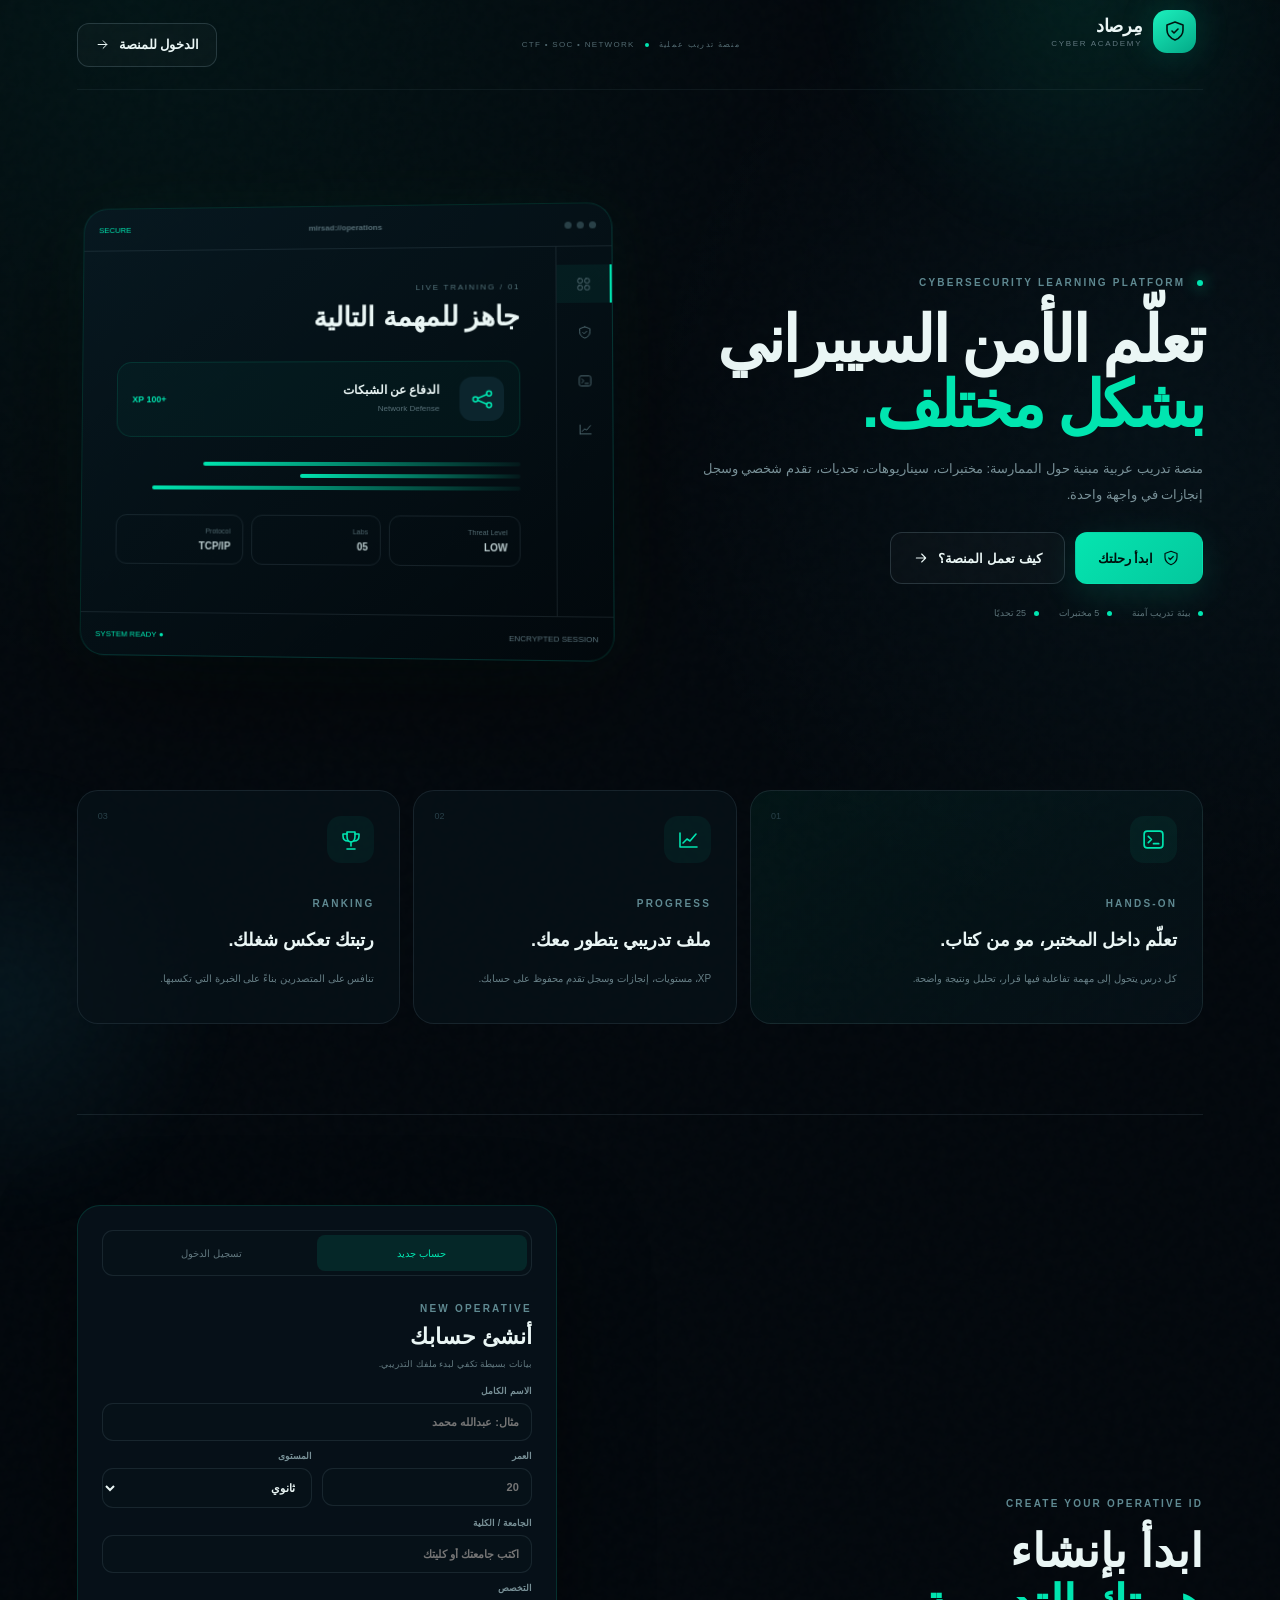
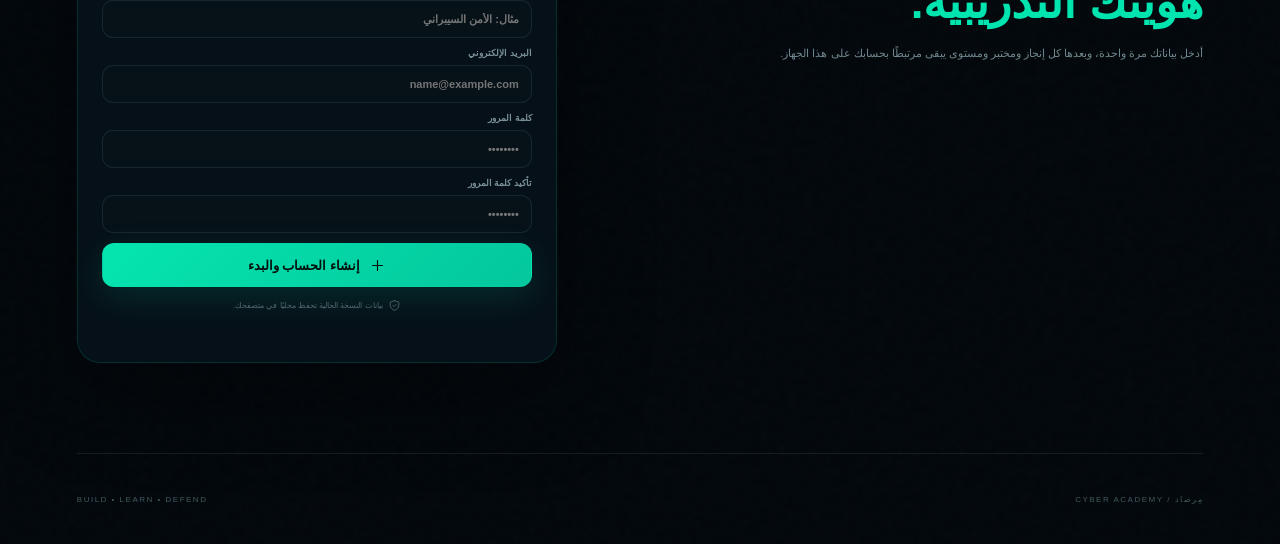
<file: index.html>
<!DOCTYPE html>
<html lang="ar" dir="rtl">
<head>
    <meta charset="UTF-8">
    <meta name="viewport" content="width=device-width, initial-scale=1.0">

    <title>مرصاد | منصة الأمن السيبراني</title>

    <meta
        name="description"
        content="مرصاد - منصة عربية تفاعلية لتعلم الأمن السيبراني من خلال المختبرات والتحديات."
    >

    <link rel="stylesheet" href="css/style.css">
</head>

<body data-page="home">

    <div id="app"></div>

    <script src="js/app.js"></script>
    <script src="js/labs.js"></script>
    <script src="js/auth.js"></script>

</body>
</html>
</file>
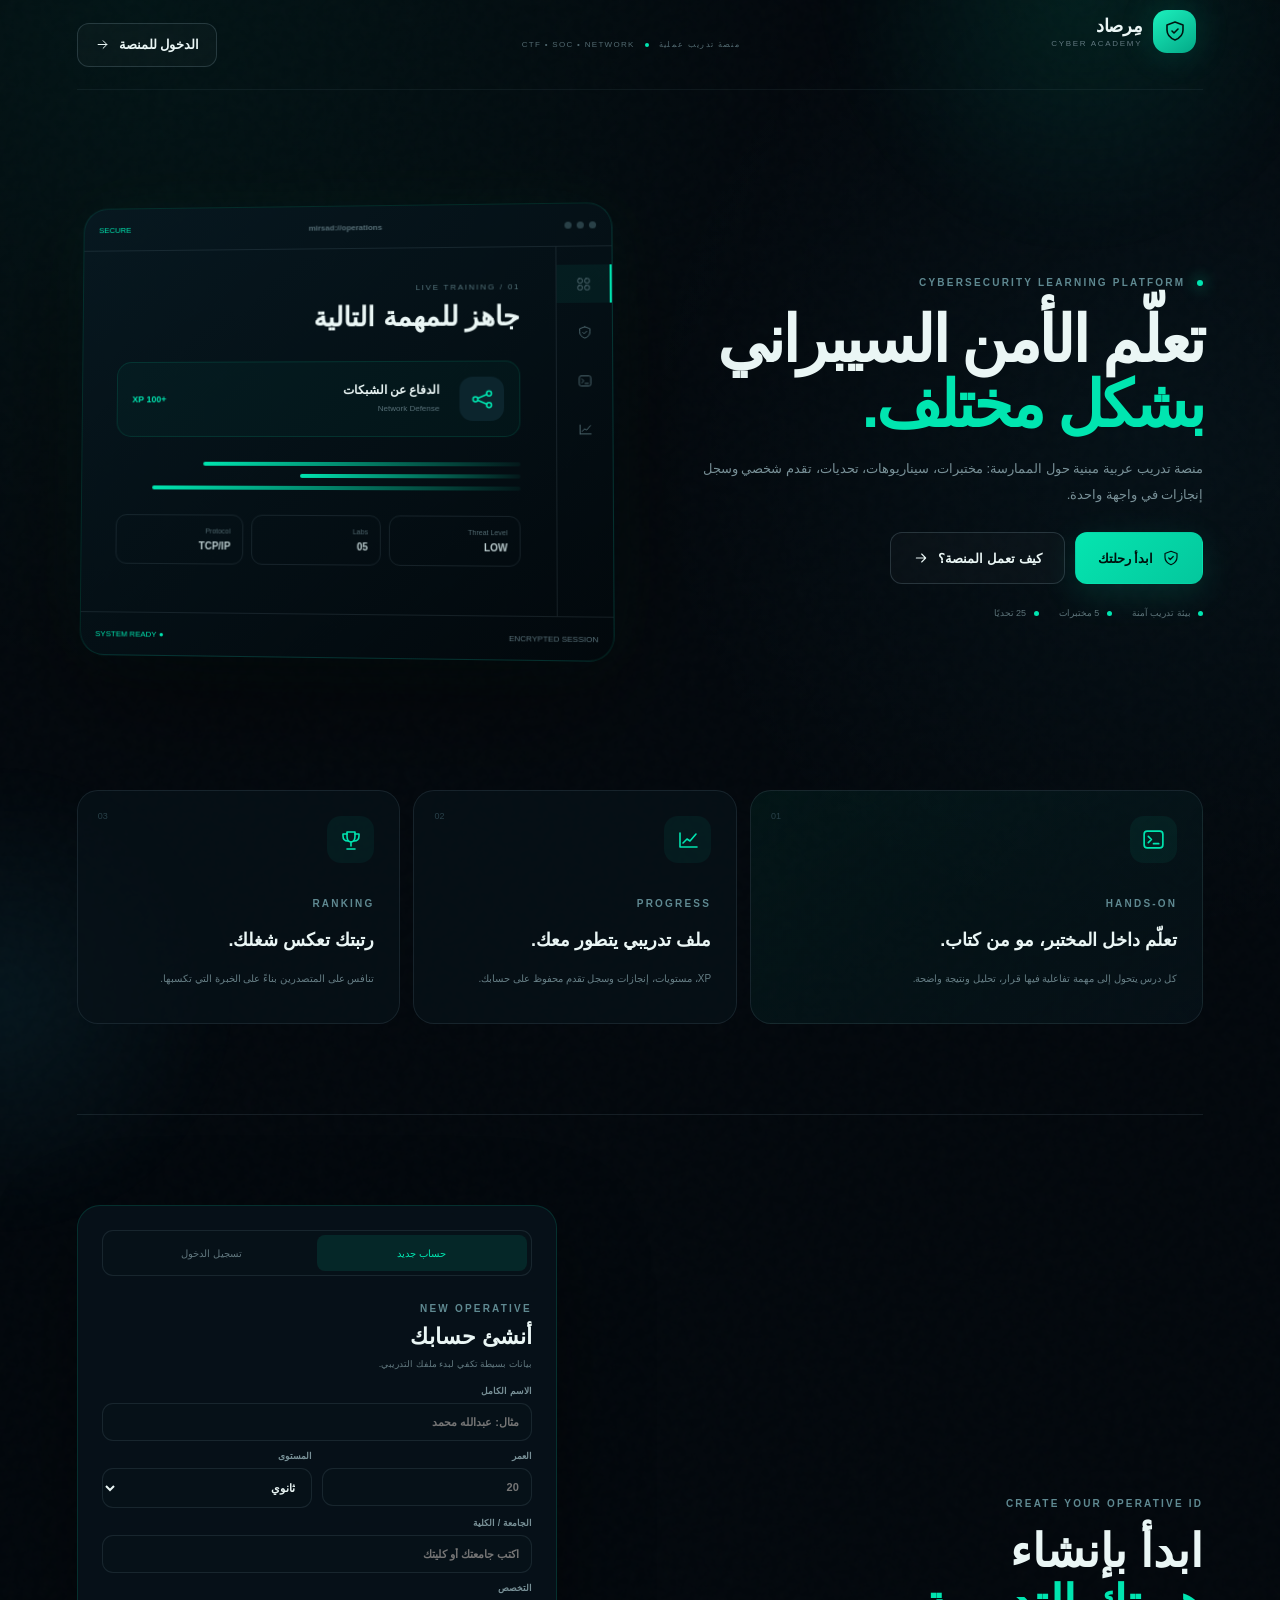
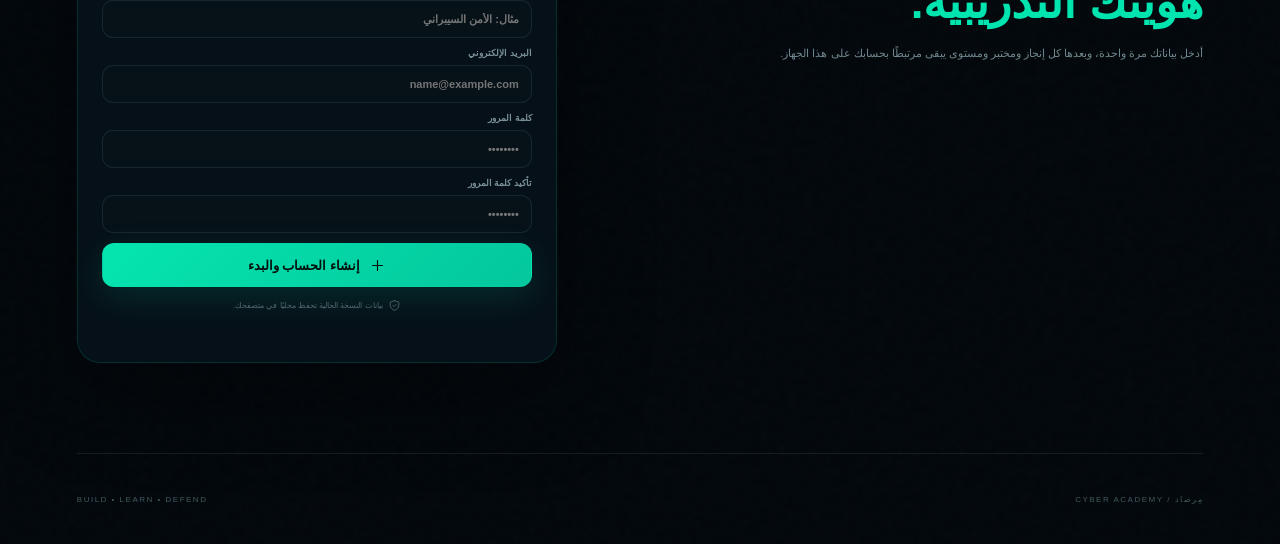
<file: admin.html>
<!DOCTYPE html>
<html lang="ar" dir="rtl">
<head>
<meta charset="UTF-8">
<meta name="viewport" content="width=device-width, initial-scale=1.0">
<title>إدارة المنصة | مرصاد</title>
<link rel="stylesheet" href="css/style.css">
</head>
<body data-page="admin">

<div id="app"></div>

<script src="js/app.js"></script>
<script src="js/auth.js"></script>
<script src="js/labs.js"></script>

</body>
</html>
</file>
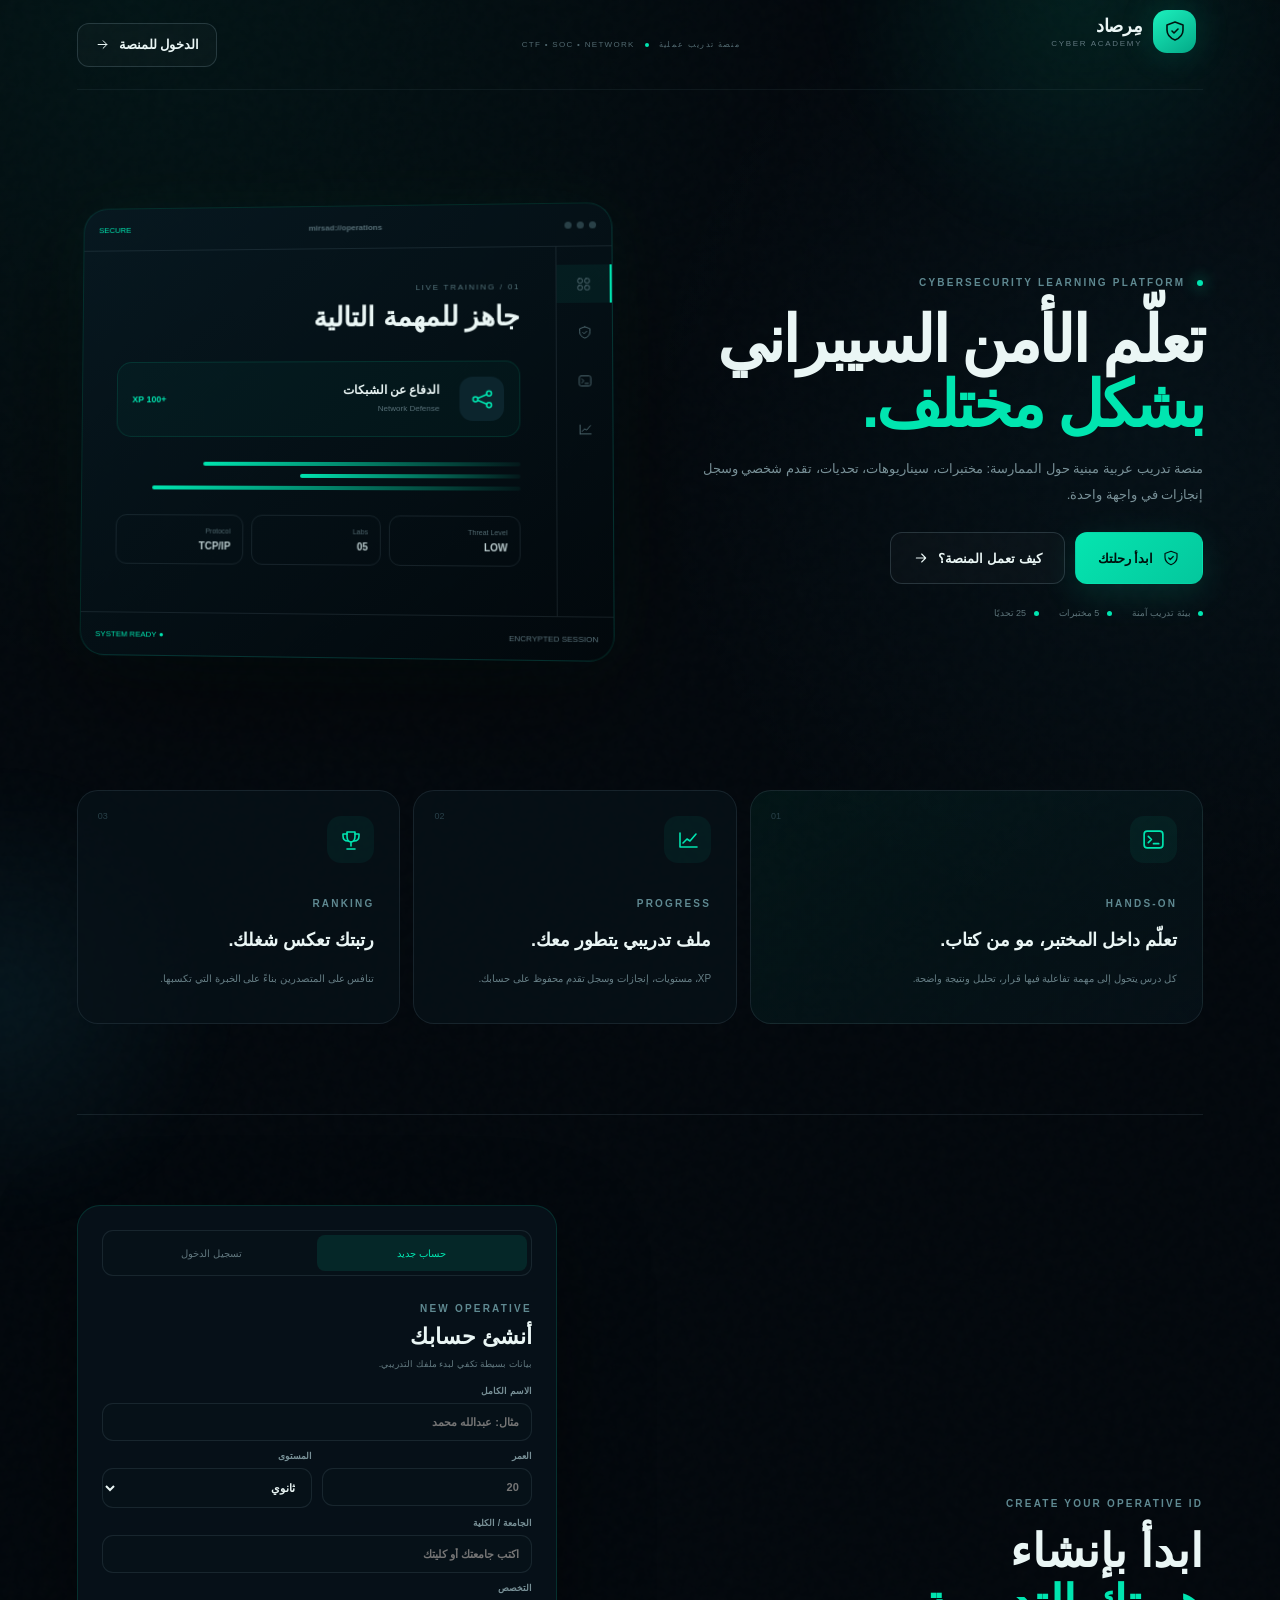
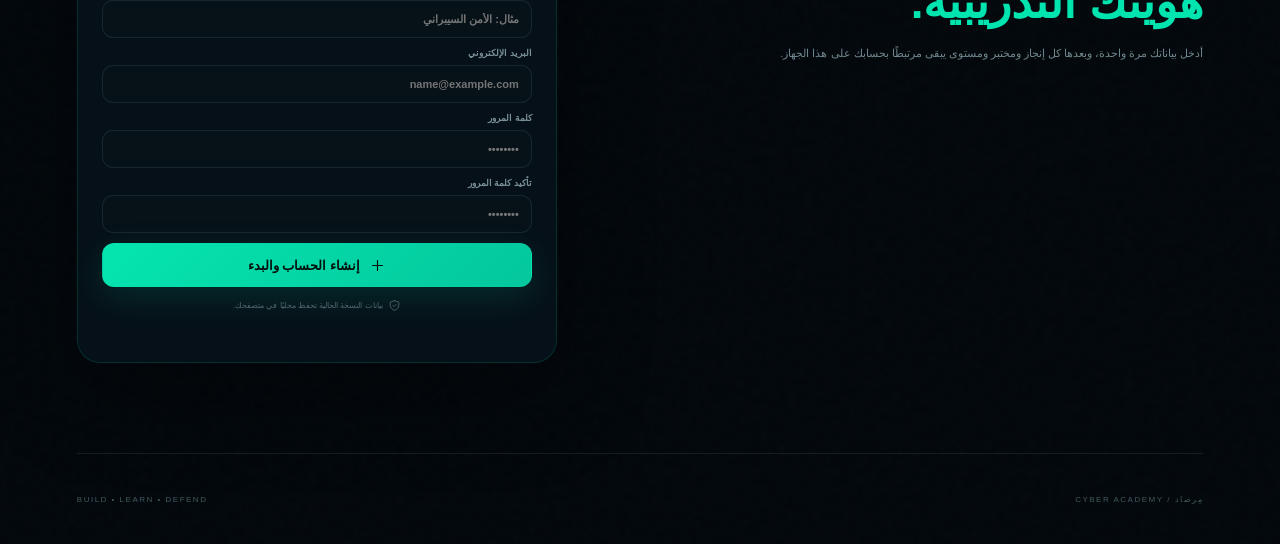
<file: dashboard.html>
<!DOCTYPE html>
<html lang="ar" dir="rtl">
<head>
<meta charset="UTF-8">
<meta name="viewport" content="width=device-width, initial-scale=1.0">
<title>لوحة التحكم | مرصاد</title>
<link rel="stylesheet" href="css/style.css">
</head>
<body data-page="dashboard">

<div id="app"></div>

<script src="js/app.js"></script>
<script src="js/auth.js"></script>
<script src="js/labs.js"></script>

</body>
</html>
</file>
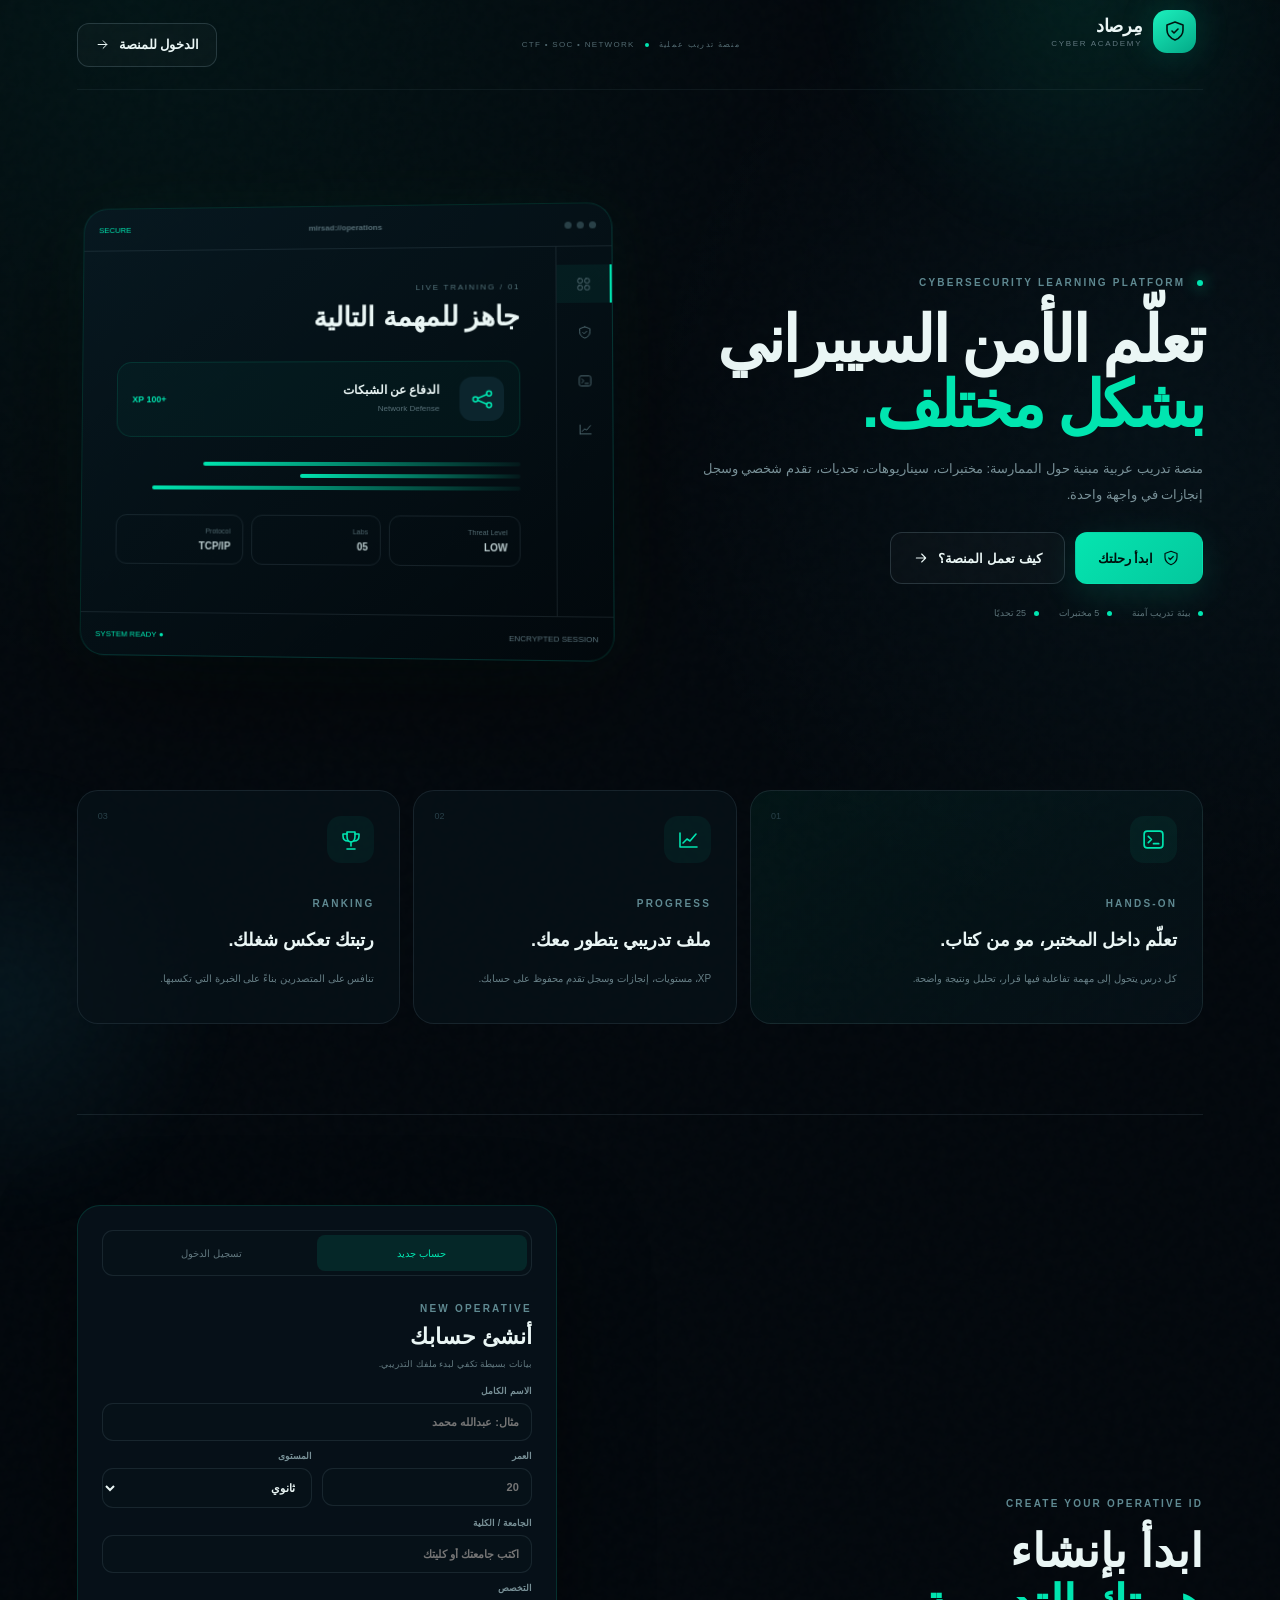
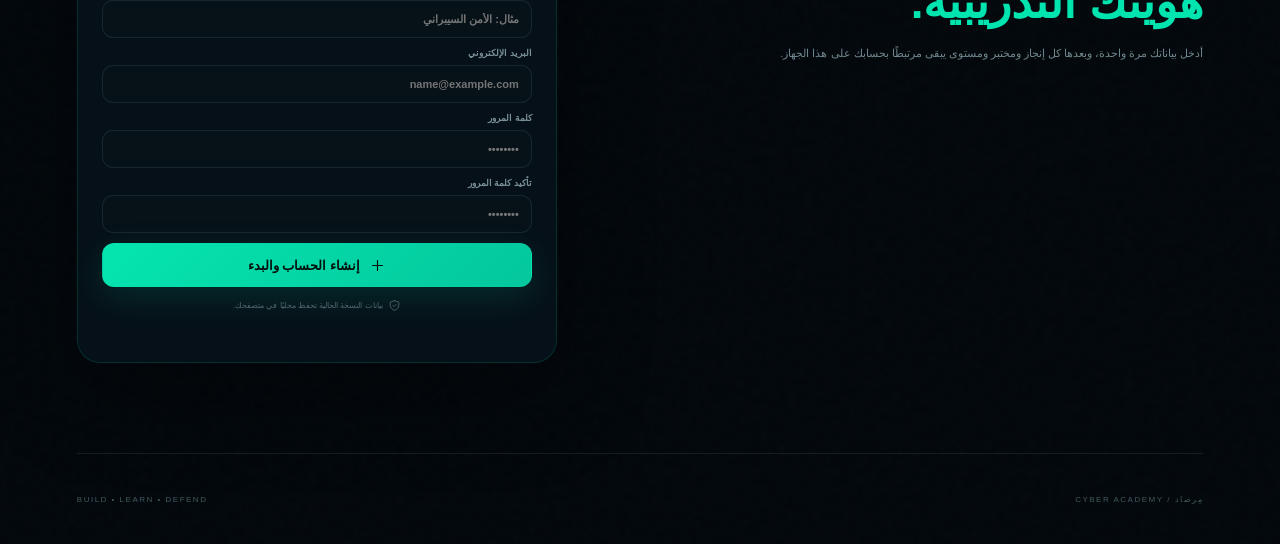
<file: lab.html>
<!DOCTYPE html>
<html lang="ar" dir="rtl">
<head>
<meta charset="UTF-8">
<meta name="viewport" content="width=device-width, initial-scale=1.0">
<title>المختبر | مرصاد</title>
<link rel="stylesheet" href="css/style.css">
</head>
<body data-page="lab">

<div id="app"></div>

<script src="js/app.js"></script>
<script src="js/auth.js"></script>
<script src="js/labs.js"></script>

</body>
</html>
</file>
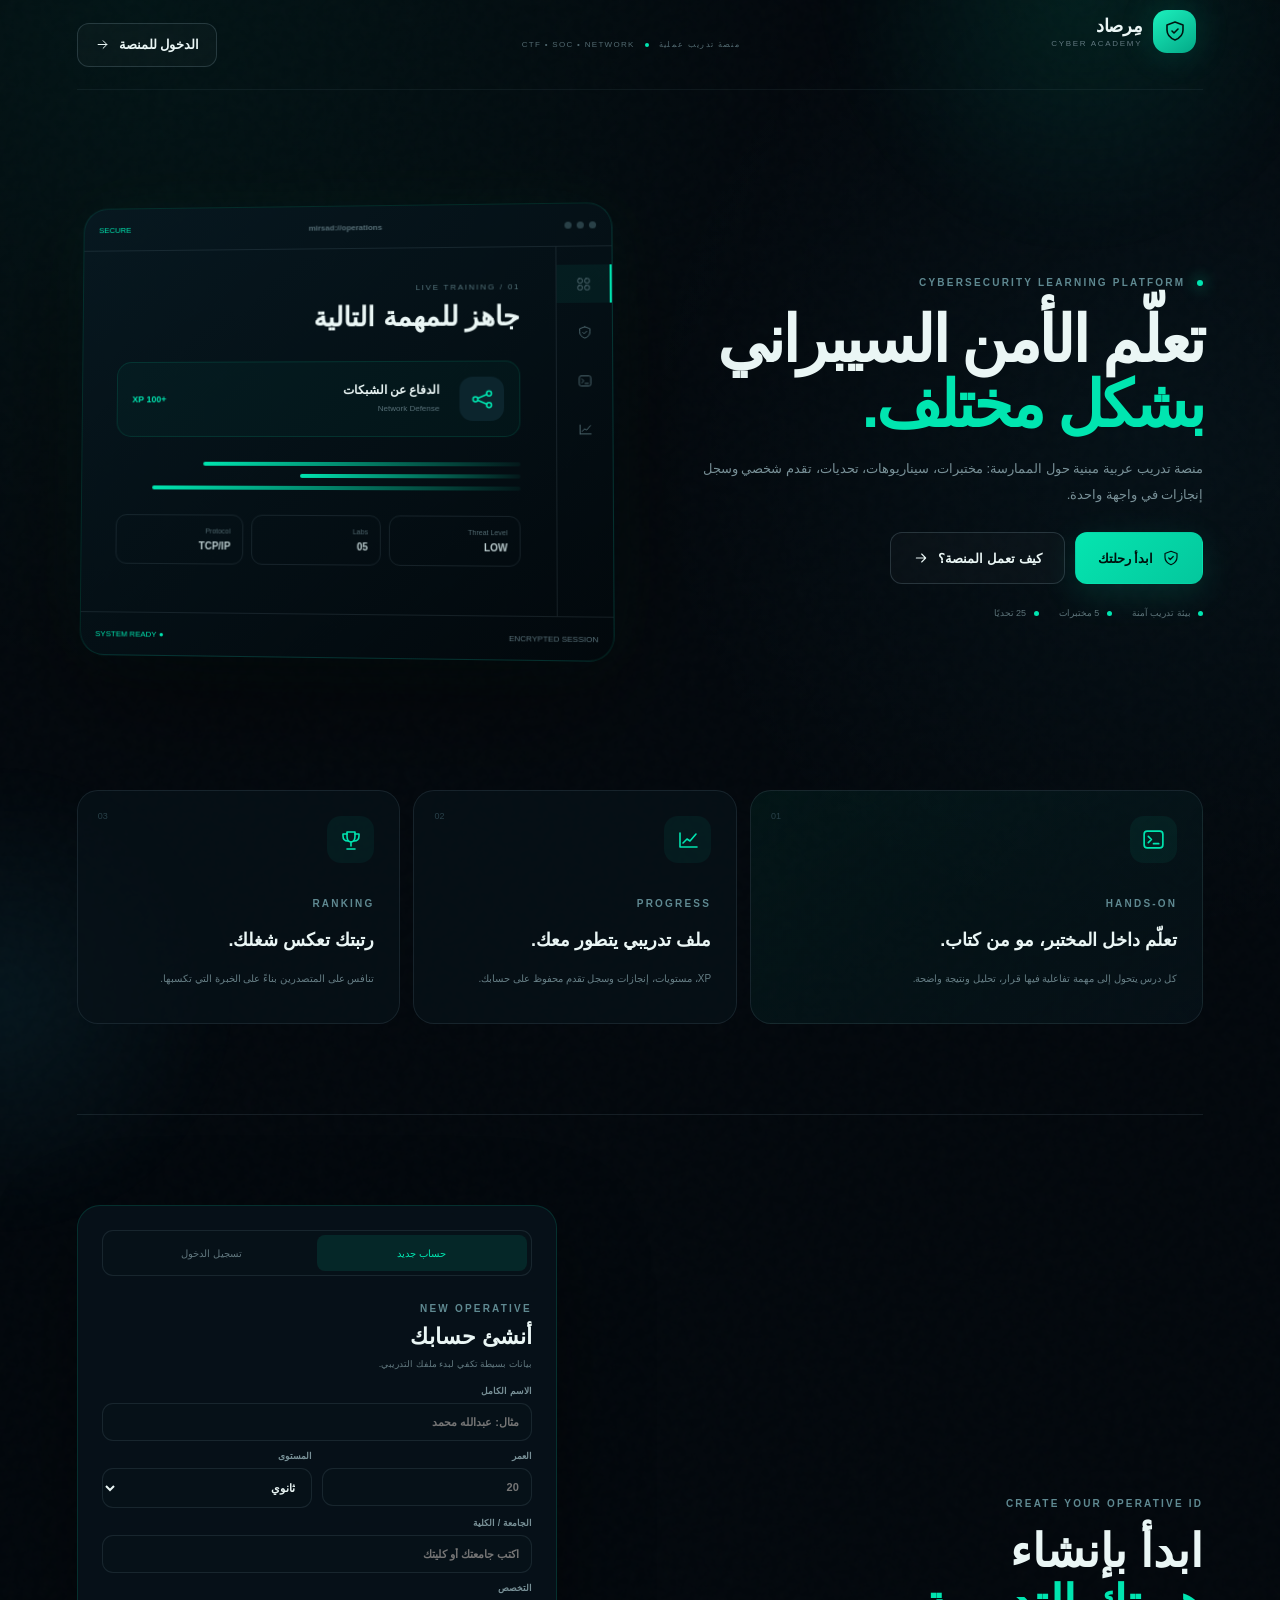
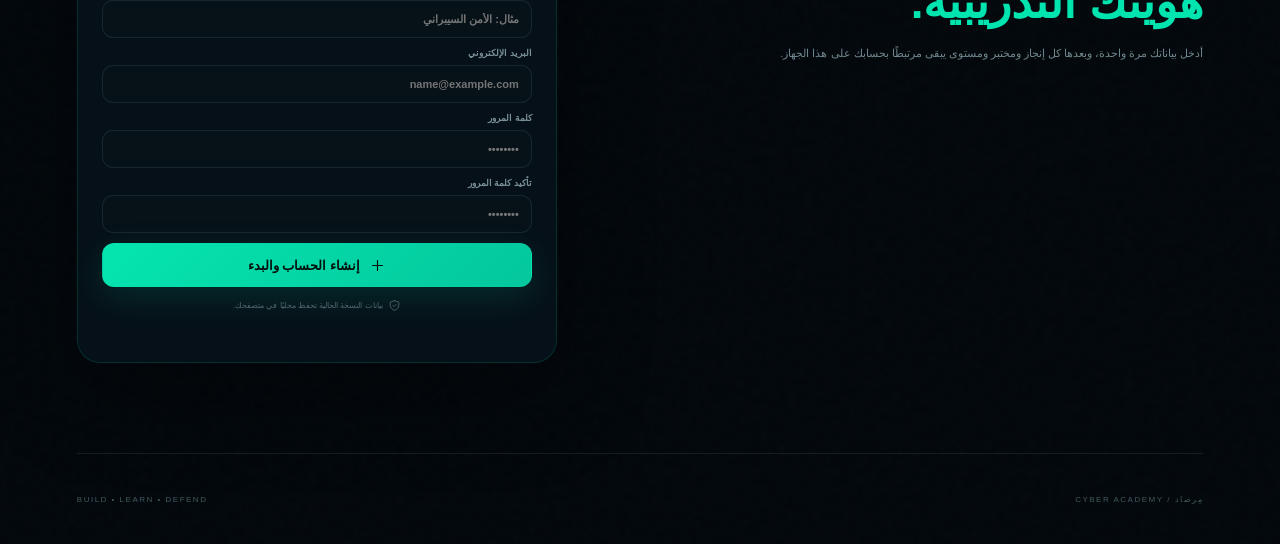
<file: labs.html>
<!DOCTYPE html>
<html lang="ar" dir="rtl">
<head>
<meta charset="UTF-8">
<meta name="viewport" content="width=device-width, initial-scale=1.0">
<title>المختبرات | مرصاد</title>
<link rel="stylesheet" href="css/style.css">
</head>
<body data-page="labs">

<div id="app"></div>

<script src="js/app.js"></script>
<script src="js/auth.js"></script>
<script src="js/labs.js"></script>

</body>
</html>
</file>
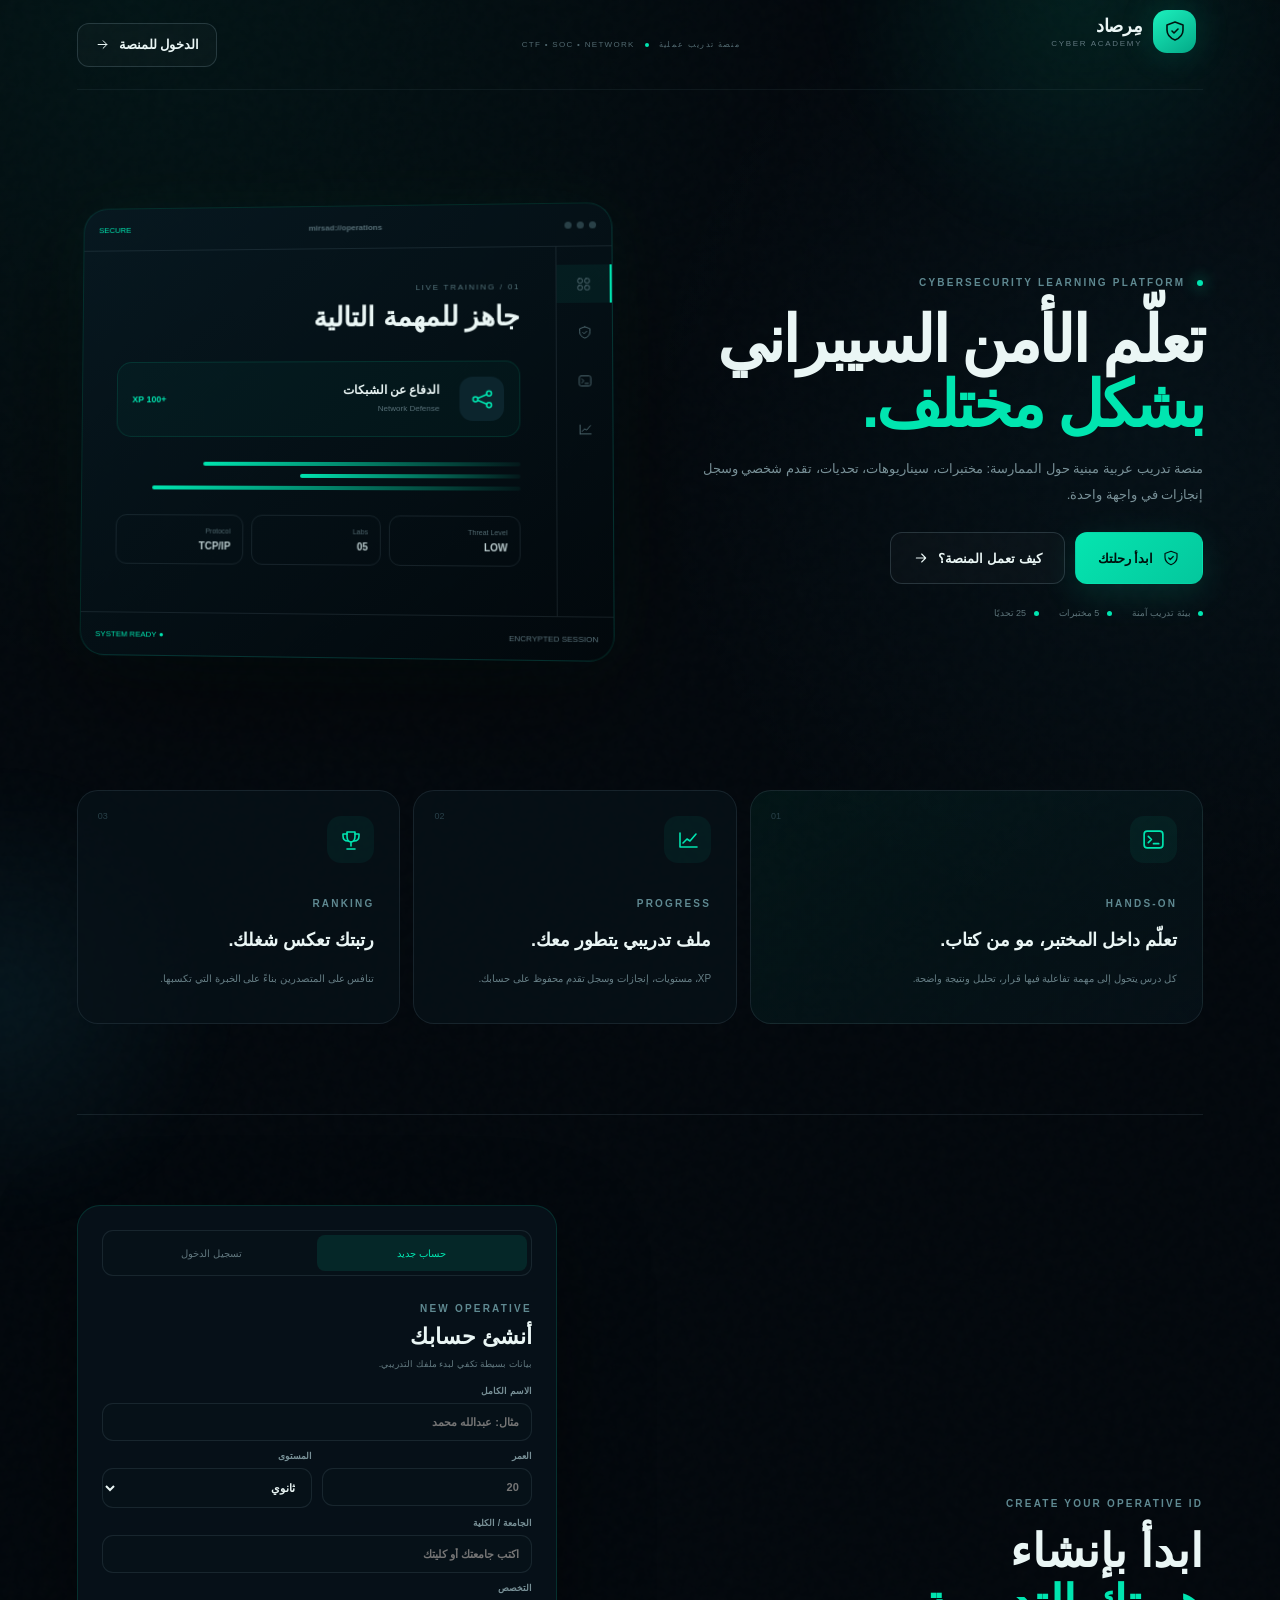
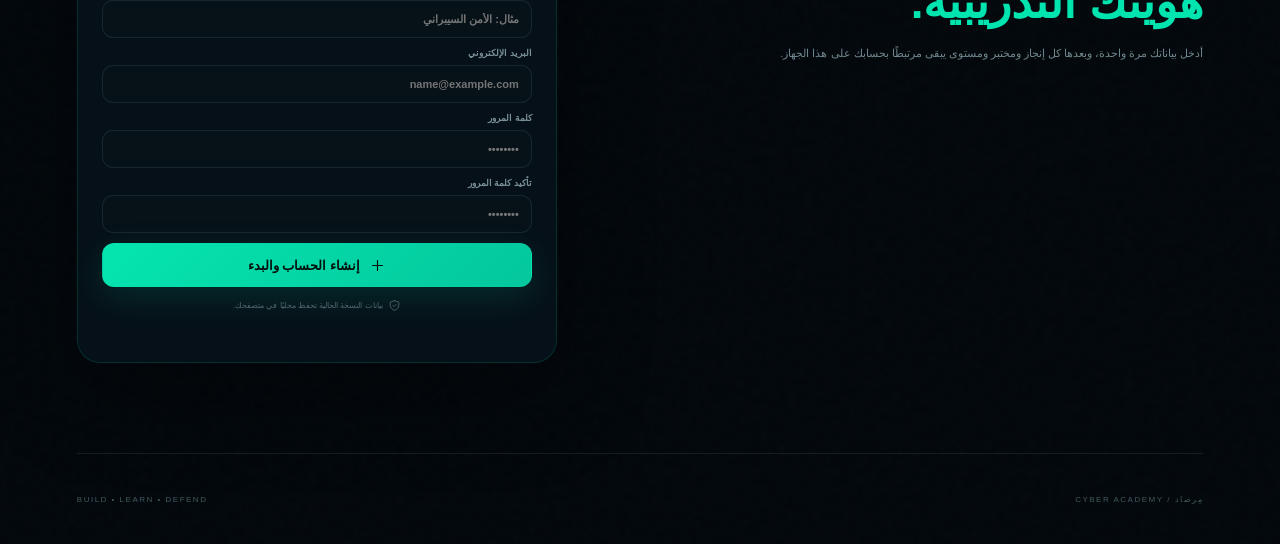
<file: leaderboard.html>
<!DOCTYPE html>
<html lang="ar" dir="rtl">
<head>
<meta charset="UTF-8">
<meta name="viewport" content="width=device-width, initial-scale=1.0">
<title>المتصدرون | مرصاد</title>
<link rel="stylesheet" href="css/style.css">
</head>
<body data-page="leaderboard">

<div id="app"></div>

<script src="js/app.js"></script>
<script src="js/auth.js"></script>
<script src="js/labs.js"></script>

</body>
</html>
</file>
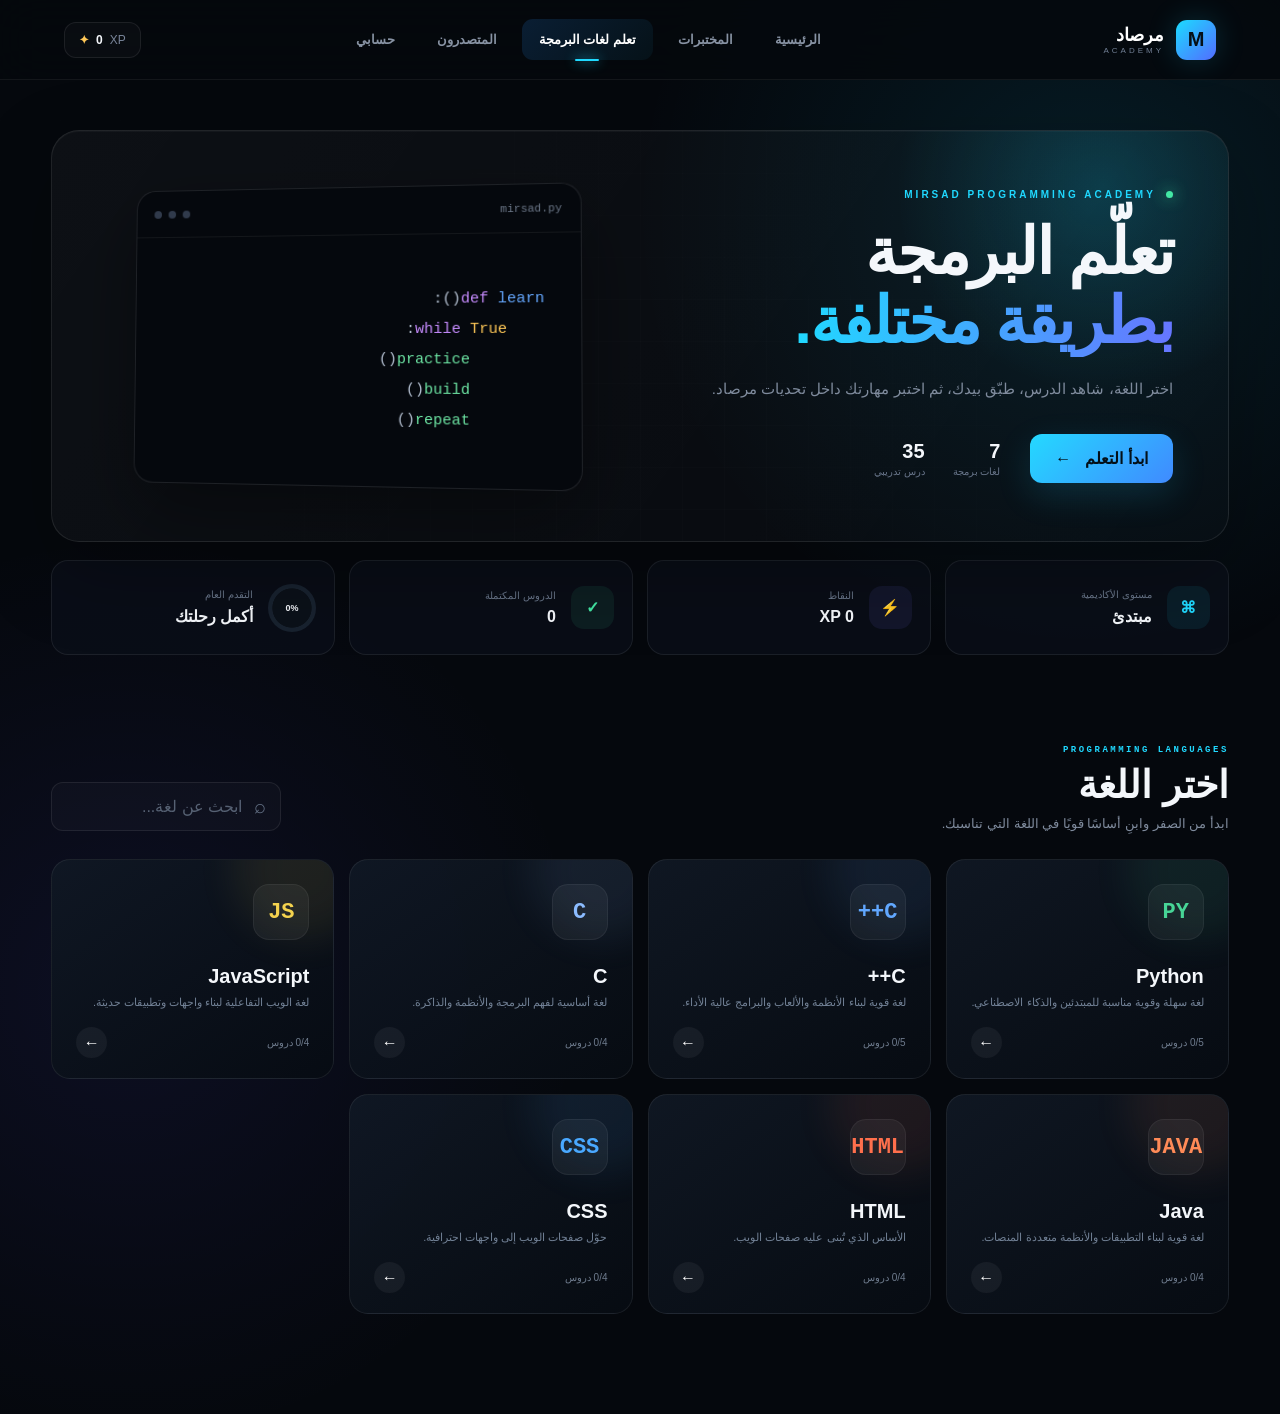
<file: learning.html>
<!DOCTYPE html>
<html lang="ar" dir="rtl">

<head>
    <meta charset="UTF-8">
    <meta name="viewport" content="width=device-width, initial-scale=1.0">

    <title>تعلم لغات البرمجة | مرصاد</title>

    <link rel="stylesheet" href="css/style.css">
    <link rel="stylesheet" href="css/learning.css">
</head>

<body>

    <!-- =========================
         HEADER
    ========================== -->

    <header class="academy-header">

        <a href="dashboard.html" class="academy-brand">

            <div class="brand-mark">
                M
            </div>

            <div class="brand-text">
                <strong>مرصاد</strong>
                <span>ACADEMY</span>
            </div>

        </a>

        <nav class="academy-nav">

            <a href="dashboard.html">
                الرئيسية
            </a>

            <a href="labs.html">
                المختبرات
            </a>

            <a href="learning.html" class="active">
                تعلم لغات البرمجة
            </a>

            <a href="leaderboard.html">
                المتصدرون
            </a>

            <a href="profile.html">
                حسابي
            </a>

        </nav>

        <div class="header-xp">
            <span>XP</span>
            <strong id="headerXP">0</strong>
            <b>✦</b>
        </div>

    </header>


    <!-- =========================
         MAIN
    ========================== -->

    <main class="academy-main">

        <!-- HERO -->

        <section class="academy-hero">

            <div class="hero-grid"></div>
            <div class="hero-glow"></div>

            <div class="hero-content">

                <span class="academy-eyebrow">
                    <i></i>
                    MIRSAD PROGRAMMING ACADEMY
                </span>

                <h1>
                    تعلّم البرمجة
                    <br>
                    <em>بطريقة مختلفة.</em>
                </h1>

                <p>
                    اختر اللغة، شاهد الدرس، طبّق بيدك،
                    ثم اختبر مهارتك داخل تحديات مرصاد.
                </p>

                <div class="hero-actions">

                    <button
                        class="primary-button"
                        id="startLearningBtn"
                    >
                        ابدأ التعلم
                        <span>←</span>
                    </button>

                    <div class="hero-stats">

                        <div>
                            <strong>7</strong>
                            <span>لغات برمجة</span>
                        </div>

                        <div>
                            <strong>35</strong>
                            <span>درس تدريبي</span>
                        </div>

                    </div>

                </div>

            </div>


            <!-- CODE VISUAL -->

            <div class="hero-code">

                <div class="code-window">

                    <div class="window-top">

                        <span>mirsad.py</span>

                        <div>
                            <i></i>
                            <i></i>
                            <i></i>
                        </div>

                    </div>

                    <pre><code><span class="code-purple">def</span> <span class="code-blue">learn</span>():
    <span class="code-purple">while</span> <span class="code-yellow">True</span>:
        <span class="code-green">practice</span>()
        <span class="code-green">build</span>()
        <span class="code-green">repeat</span>()</code></pre>

                    <div class="code-cursor"></div>

                </div>

            </div>

        </section>


        <!-- STATS -->

        <section class="academy-stats">

            <div class="stat-card">

                <span class="stat-icon cyan">⌘</span>

                <div>
                    <small>مستوى الأكاديمية</small>
                    <strong id="academyLevel">
                        مبتدئ
                    </strong>
                </div>

            </div>

            <div class="stat-card">

                <span class="stat-icon purple">⚡</span>

                <div>
                    <small>النقاط</small>
                    <strong>
                        XP <span id="academyXP">0</span>
                    </strong>
                </div>

            </div>

            <div class="stat-card">

                <span class="stat-icon green">✓</span>

                <div>
                    <small>الدروس المكتملة</small>
                    <strong id="completedLessons">
                        0
                    </strong>
                </div>

            </div>

            <div class="stat-card">

                <div class="progress-ring">

                    <span id="progressPercent">
                        0%
                    </span>

                </div>

                <div>
                    <small>التقدم العام</small>
                    <strong>
                        أكمل رحلتك
                    </strong>
                </div>

            </div>

        </section>


        <!-- LANGUAGE SECTION -->

        <section
            class="languages-section"
            id="languagesSection"
        >

            <div class="section-heading">

                <div>

                    <span class="section-label">
                        PROGRAMMING LANGUAGES
                    </span>

                    <h2>
                        اختر اللغة
                    </h2>

                    <p>
                        ابدأ من الصفر وابنِ أساسًا قويًا في اللغة التي تناسبك.
                    </p>

                </div>

                <div class="search-box">

                    <span>⌕</span>

                    <input
                        id="languageSearch"
                        type="text"
                        placeholder="ابحث عن لغة..."
                    >

                </div>

            </div>


            <div
                class="language-grid"
                id="languageGrid"
            ></div>

        </section>


        <!-- LESSON ROOM -->

        <section
            class="lesson-room"
            id="lessonRoom"
            hidden
        >

            <div class="lesson-topbar">

                <button
                    class="back-button"
                    id="backToLanguages"
                >
                    → العودة للغات
                </button>

                <div class="lesson-breadcrumb">
                    <span id="lessonLanguageName"></span>
                    <b>/</b>
                    <span id="lessonTitle"></span>
                </div>

                <div class="lesson-xp">
                    +<span id="lessonXP">50</span> XP
                </div>

            </div>


            <div class="lesson-layout">

                <!-- SIDEBAR -->

                <aside class="lesson-sidebar">

                    <div class="sidebar-title">

                        <span>مسار التعلم</span>

                        <strong id="lessonCount">
                            01 / 05
                        </strong>

                    </div>

                    <div
                        class="lesson-list"
                        id="lessonList"
                    ></div>

                </aside>


                <!-- CONTENT -->

                <div class="lesson-content">

                    <div class="lesson-heading">

                        <span
                            class="lesson-number"
                            id="lessonNumber"
                        >
                            LESSON 01
                        </span>

                        <h2 id="lessonMainTitle">
                            أساسيات اللغة
                        </h2>

                        <p id="lessonDescription">
                            ابدأ بفهم الأساسيات.
                        </p>

                    </div>


                    <!-- VIDEO -->

                    <div class="video-card">

                        <div class="card-heading">

                            <div>
                                <span class="section-label">
                                    LESSON VIDEO
                                </span>

                                <h3>
                                    شاهد المقطع التعليمي
                                    <span>🎥</span>
                                </h3>
                            </div>

                            <span class="video-badge">
                                YouTube
                            </span>

                        </div>

                        <div class="video-wrapper">

                            <iframe
                                id="lessonVideo"
                                src=""
                                title="Programming lesson"
                                allow="accelerometer; autoplay; clipboard-write; encrypted-media; gyroscope; picture-in-picture; web-share"
                                allowfullscreen
                            ></iframe>

                        </div>

                    </div>


                    <!-- OBJECTIVES -->

                    <div class="content-grid">

                        <div class="info-card">

                            <span class="card-number">
                                01
                            </span>

                            <span class="section-label">
                                WHAT YOU WILL LEARN
                            </span>

                            <h3>
                                ماذا ستتعلم؟
                            </h3>

                            <ul id="lessonObjectives"></ul>

                        </div>


                        <div class="info-card">

                            <span class="card-number">
                                02
                            </span>

                            <span class="section-label">
                                QUICK EXAMPLE
                            </span>

                            <h3>
                                مثال من اللغة
                            </h3>

                            <div class="code-example">

                                <div class="code-header">
                                    <span id="exampleLanguage">
                                        CODE
                                    </span>

                                    <button id="copyCode">
                                        نسخ
                                    </button>
                                </div>

                                <pre><code id="lessonCode"></code></pre>

                            </div>

                        </div>

                    </div>


                    <!-- QUIZ -->

                    <div class="quiz-card">

                        <div class="quiz-header">

                            <div>
                                <span class="section-label">
                                    KNOWLEDGE CHECK
                                </span>

                                <h3>
                                    اختبار سريع
                                </h3>
                            </div>

                            <span class="quiz-xp">
                                +25 XP
                            </span>

                        </div>

                        <p id="quizQuestion"></p>

                        <div
                            class="quiz-options"
                            id="quizOptions"
                        ></div>

                        <button
                            class="quiz-submit"
                            id="quizSubmit"
                        >
                            تحقق من الإجابة
                        </button>

                        <div
                            class="quiz-result"
                            id="quizResult"
                        ></div>

                    </div>


                    <!-- CHALLENGE -->

                    <div class="challenge-card">

                        <div class="challenge-head">

                            <div>

                                <span class="section-label">
                                    MIRSAD CHALLENGE
                                </span>

                                <h3>
                                    التحدي ⚔️
                                </h3>

                            </div>

                            <span class="mission">
                                MISSION <b>01</b>
                            </span>

                        </div>

                        <div class="challenge-body">

                            <div class="challenge-info">

                                <h4 id="challengeTitle">
                                    تحدي البرمجة
                                </h4>

                                <p id="challengeDescription">
                                    طبّق ما تعلمته.
                                </p>

                                <div class="challenge-tags">

                                    <span>
                                        Coding
                                    </span>

                                    <span>
                                        Practice
                                    </span>

                                    <span>
                                        +50 XP
                                    </span>

                                </div>

                            </div>

                            <div class="editor">

                                <div class="editor-bar">

                                    <span>
                                        main.code
                                    </span>

                                    <span>
                                        ●
                                    </span>

                                </div>

                                <textarea
                                    id="challengeEditor"
                                    spellcheck="false"
                                ></textarea>

                                <button
                                    id="runChallenge"
                                    class="run-button"
                                >
                                    ▶ تشغيل التحدي
                                </button>

                                <div
                                    id="challengeOutput"
                                    class="challenge-output"
                                >
                                    جاهز للتشغيل...
                                </div>

                            </div>

                        </div>

                    </div>


                    <!-- LESSON NAV -->

                    <div class="lesson-navigation">

                        <button
                            id="previousLesson"
                            class="secondary-button"
                        >
                            السابق
                        </button>

                        <button
                            id="completeLesson"
                            class="primary-button"
                        >
                            إكمال الدرس
                            <span>✓</span>
                        </button>

                        <button
                            id="nextLesson"
                            class="secondary-button"
                        >
                            الدرس التالي
                        </button>

                    </div>

                </div>

            </div>

        </section>

    </main>


    <div
        id="toast"
        class="academy-toast"
    ></div>


    <script src="js/learning.js"></script>

</body>
</html>
</file>
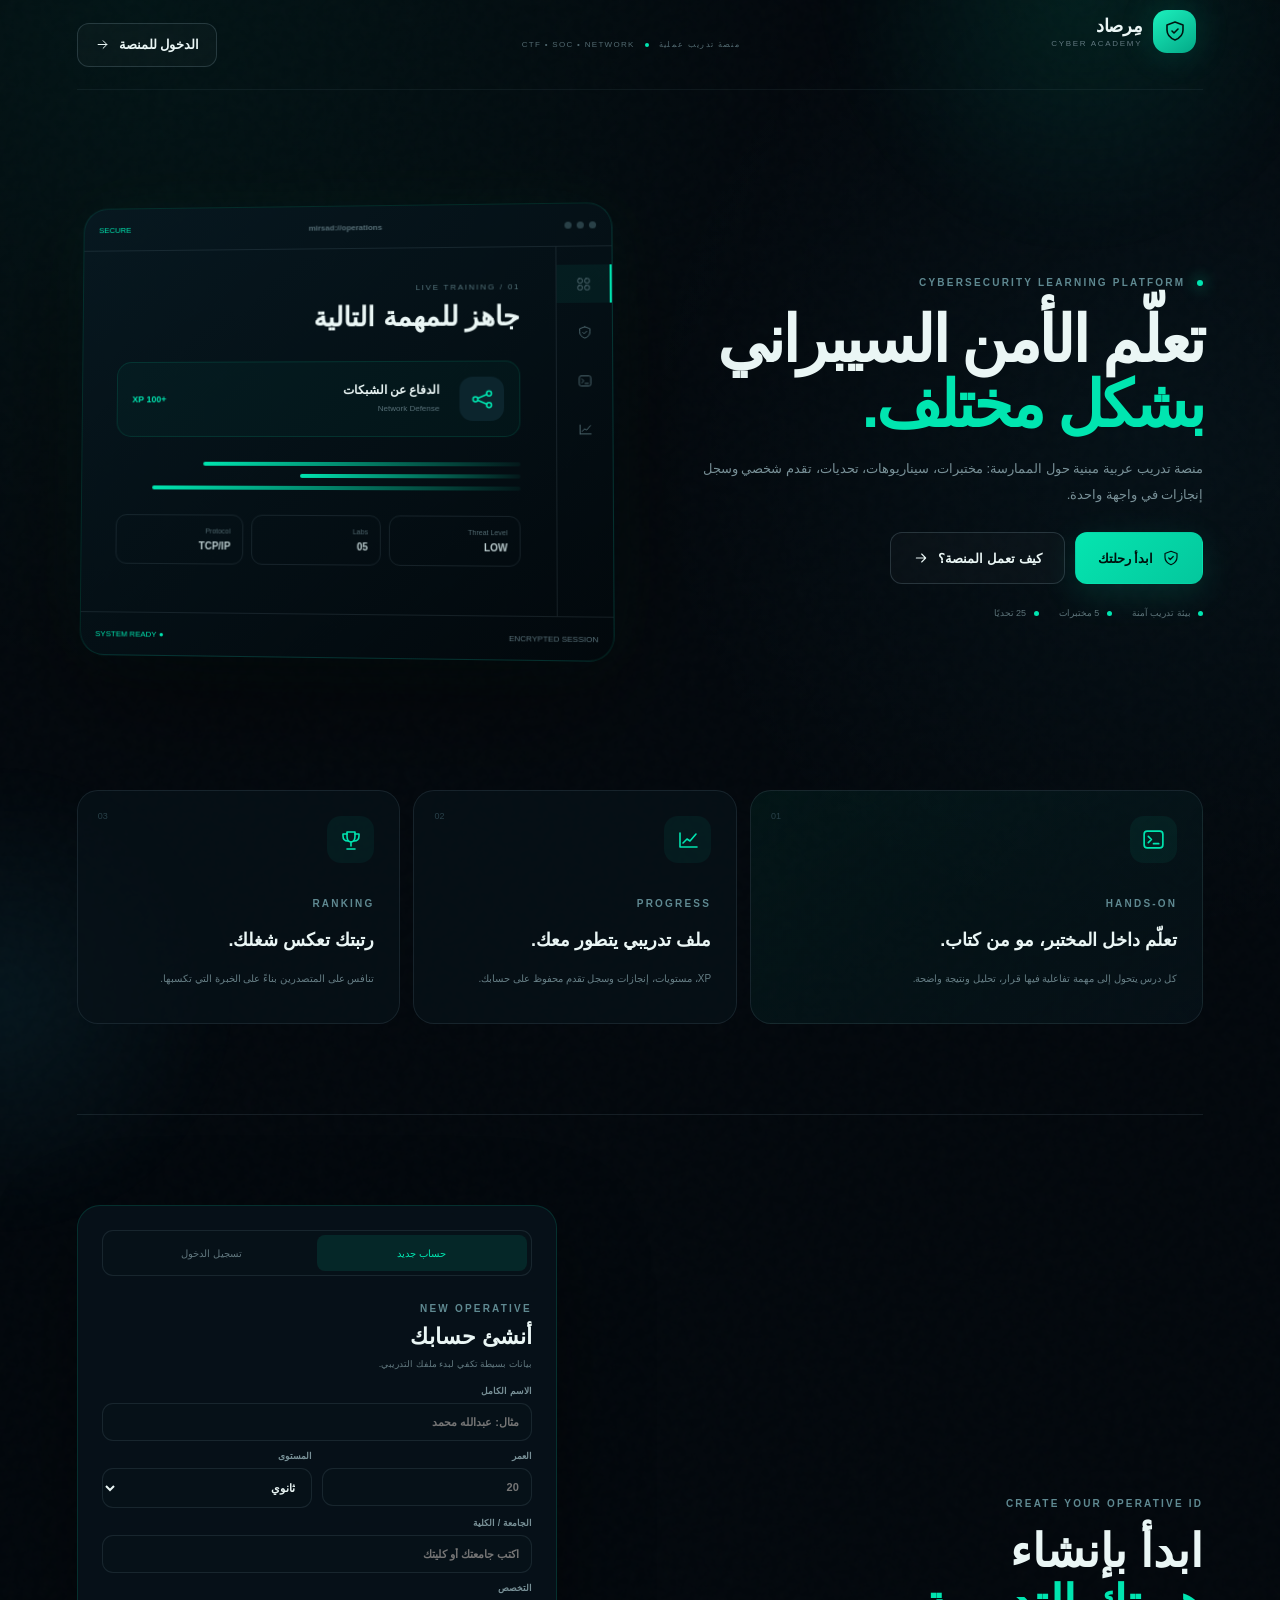
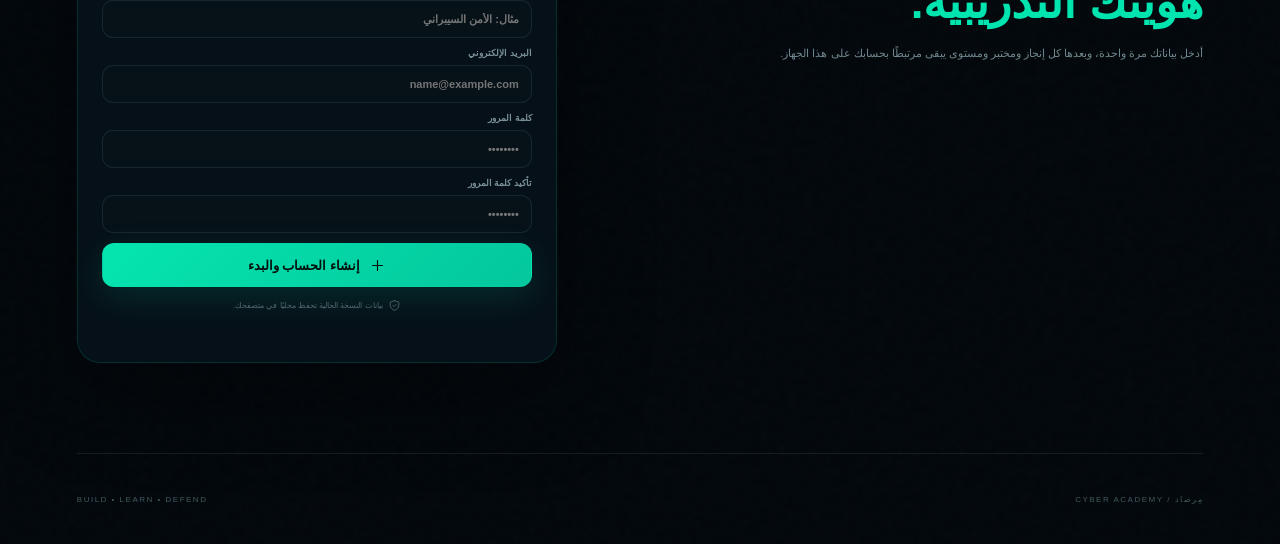
<file: profile.html>
<!DOCTYPE html>
<html lang="ar" dir="rtl">
<head>
<meta charset="UTF-8">
<meta name="viewport" content="width=device-width, initial-scale=1.0">
<title>الملف الشخصي | مرصاد</title>
<link rel="stylesheet" href="css/style.css">
</head>
<body data-page="profile">

<div id="app"></div>

<script src="js/app.js"></script>
<script src="js/auth.js"></script>
<script src="js/labs.js"></script>

</body>
</html>
</file>
<file: css/style.css>
/* =========================================================
   MIRSAD — VISUAL SYSTEM
   ========================================================= */

:root{
  --bg:#03080d;
  --bg2:#061017;
  --panel:#08151d;
  --panel2:#0b1b24;
  --line:rgba(154,190,204,.12);
  --line2:rgba(154,190,204,.20);
  --text:#eaf6f5;
  --muted:#78909a;
  --muted2:#9eb1b7;
  --green:#00e5b0;
  --green2:#0bcf9d;
  --cyan:#37d9ff;
  --violet:#a784ff;
  --amber:#ffbd67;
  --red:#ff657f;
  --radius:22px;
  --shadow:0 25px 80px rgba(0,0,0,.38);
}

*{
  box-sizing:border-box
}

html{
  scroll-behavior:smooth
}

body{
  margin:0;
  background:
    radial-gradient(
      circle at 10% 0%,
      rgba(0,229,176,.06),
      transparent 28%
    ),
    radial-gradient(
      circle at 90% 20%,
      rgba(55,217,255,.045),
      transparent 25%
    ),
    var(--bg);
  color:var(--text);
  font-family:
    "Tajawal",
    "IBM Plex Sans Arabic",
    "Segoe UI",
    Arial,
    sans-serif;
  min-height:100vh;
}

body:before{
  content:"";
  position:fixed;
  inset:0;
  pointer-events:none;
  opacity:.25;
  background-image:
    linear-gradient(
      rgba(255,255,255,.018) 1px,
      transparent 1px
    ),
    linear-gradient(
      90deg,
      rgba(255,255,255,.018) 1px,
      transparent 1px
    );
  background-size:60px 60px;
  mask-image:
    linear-gradient(
      to bottom,
      #000,
      transparent 85%
    );
}

a{
  color:inherit;
  text-decoration:none
}

button,
input,
select,
textarea{
  font:inherit
}

button{
  cursor:pointer
}

svg{
  fill:none;
  stroke:currentColor;
  stroke-width:1.6;
  stroke-linecap:round;
  stroke-linejoin:round
}

.svg-icon{
  display:inline-flex;
  align-items:center;
  justify-content:center
}

.eyebrow{
  font-size:10px;
  letter-spacing:2.2px;
  color:#5f8991;
  font-weight:800
}

.eyebrow i{
  display:inline-block;
  width:6px;
  height:6px;
  border-radius:50%;
  background:var(--green);
  box-shadow:0 0 15px var(--green);
  margin-left:7px
}

.green,
em{
  color:var(--green);
  font-style:normal
}

.muted{
  color:var(--muted)
}

/* buttons */

.btn{
  min-height:44px;
  border:1px solid transparent;
  border-radius:12px;
  padding:0 17px;
  display:inline-flex;
  align-items:center;
  justify-content:center;
  gap:9px;
  font-weight:800;
  font-size:13px;
  transition:.22s ease;
  white-space:nowrap
}

.btn.primary{
  background:
    linear-gradient(
      135deg,
      #05e5b0,
      #04c79d
    );
  color:#00110d;
  box-shadow:
    0 10px 35px rgba(0,229,176,.14)
}

.btn.primary:hover{
  transform:translateY(-2px);
  box-shadow:
    0 15px 45px rgba(0,229,176,.22)
}

.btn.ghost,
.btn.outline{
  background:rgba(255,255,255,.025);
  border-color:var(--line2);
  color:var(--text)
}

.btn.ghost:hover,
.btn.outline:hover{
  background:rgba(255,255,255,.055);
  border-color:rgba(0,229,176,.35)
}

.btn.xl{
  min-height:52px;
  padding:0 22px
}

.btn.full{
  width:100%
}

.icon-btn{
  width:38px;
  height:38px;
  border:1px solid var(--line);
  border-radius:12px;
  background:rgba(255,255,255,.025);
  color:#a7bbc0;
  display:grid;
  place-items:center
}

.icon-btn:hover{
  color:var(--green);
  border-color:rgba(0,229,176,.35)
}

/* shell */

.app-shell{
  min-height:100vh;
  display:flex
}

.sidebar{
  position:fixed;
  right:0;
  top:0;
  bottom:0;
  width:286px;
  padding:24px 18px 18px;
  border-left:1px solid var(--line);
  background:rgba(3,11,16,.93);
  backdrop-filter:blur(20px);
  z-index:50;
  display:flex;
  flex-direction:column
}

.brand{
  display:flex;
  align-items:center;
  gap:11px;
  padding:3px 7px 30px
}

.brand-mark{
  width:43px;
  height:43px;
  border-radius:14px;
  background:
    linear-gradient(
      145deg,
      #1cf0bd,
      #03a987
    );
  color:#00130f;
  display:grid;
  place-items:center;
  box-shadow:
    0 0 35px rgba(0,229,176,.18)
}

.brand strong{
  display:block;
  font-size:18px;
  letter-spacing:-.4px
}

.brand small{
  display:block;
  color:#60777f;
  font-size:8px;
  letter-spacing:1.7px;
  margin-top:2px
}

.side-section{
  flex:1
}

.side-label{
  display:block;
  color:#41565d;
  font-size:9px;
  font-weight:800;
  letter-spacing:1.5px;
  padding:0 10px 10px
}

.main-nav{
  display:grid;
  gap:6px
}

.nav-item{
  height:48px;
  border:1px solid transparent;
  border-radius:13px;
  padding:0 12px;
  display:flex;
  align-items:center;
  gap:11px;
  color:#7e969d;
  font-size:12px;
  font-weight:700;
  position:relative;
  transition:.2s
}

.nav-item:hover{
  background:rgba(255,255,255,.03);
  color:#d9e9e8
}

.nav-item.active{
  background:
    linear-gradient(
      90deg,
      rgba(0,229,176,.09),
      rgba(0,229,176,.025)
    );
  border-color:rgba(0,229,176,.18);
  color:var(--green)
}

.nav-symbol{
  width:30px;
  height:30px;
  border-radius:9px;
  display:grid;
  place-items:center
}

.nav-item.active .nav-symbol{
  background:rgba(0,229,176,.08)
}

.nav-pulse{
  margin-right:auto;
  width:5px;
  height:5px;
  border-radius:50%;
  background:var(--green);
  box-shadow:0 0 12px var(--green)
}

.side-lab-card{
  margin:20px 0;
  padding:18px;
  border:1px solid rgba(0,229,176,.13);
  border-radius:18px;
  background:
    linear-gradient(
      145deg,
      rgba(0,229,176,.07),
      rgba(255,255,255,.015)
    );
  position:relative;
  overflow:hidden
}

.side-lab-card .mini-orbit{
  position:absolute;
  width:90px;
  height:90px;
  border:1px solid rgba(0,229,176,.12);
  border-radius:50%;
  left:-35px;
  bottom:-45px
}

.side-lab-card span{
  display:block;
  font-size:8px;
  letter-spacing:1.6px;
  color:#5b8885;
  margin-bottom:7px
}

.side-lab-card strong{
  display:block;
  font-size:12px;
  margin-bottom:6px
}

.side-lab-card small{
  display:block;
  color:#627a82;
  line-height:1.7;
  font-size:9px
}

.sidebar-user{
  border-top:1px solid var(--line);
  padding-top:15px;
  display:flex;
  align-items:center;
  gap:10px
}

.avatar{
  width:38px;
  height:38px;
  border-radius:12px;
  background:
    linear-gradient(
      145deg,
      #102d34,
      #07141a
    );
  border:1px solid rgba(0,229,176,.22);
  display:grid;
  place-items:center;
  color:var(--green);
  font-weight:900
}

.avatar.mini{
  width:32px;
  height:32px;
  border-radius:10px;
  font-size:11px
}

.sidebar-user-text{
  min-width:0;
  flex:1
}

.sidebar-user-text b{
  display:block;
  font-size:11px;
  white-space:nowrap;
  overflow:hidden;
  text-overflow:ellipsis
}

.sidebar-user-text span{
  display:block;
  color:#62777d;
  font-size:9px;
  margin-top:2px
}

.main-area{
  width:calc(100% - 286px);
  margin-right:286px;
  min-height:100vh
}

.topbar{
  height:88px;
  border-bottom:1px solid var(--line);
  display:flex;
  align-items:center;
  justify-content:space-between;
  padding:0 34px;
  position:sticky;
  top:0;
  background:rgba(3,9,13,.78);
  backdrop-filter:blur(18px);
  z-index:30
}

.crumb span{
  color:#506870;
  font-size:9px;
  letter-spacing:1.5px
}

.crumb b{
  color:#2e444a;
  margin:0 7px
}

.crumb strong{
  font-size:12px
}

.crumb small{
  display:block;
  color:#50666d;
  font-size:9px;
  margin-top:5px
}

.top-actions{
  display:flex;
  align-items:center;
  gap:15px
}

.top-xp{
  display:flex;
  align-items:center;
  gap:6px;
  color:var(--green);
  font-size:11px
}

.top-xp small{
  color:#50656c
}

.profile-chip{
  display:flex;
  align-items:center;
  gap:8px
}

.profile-chip b{
  font-size:10px;
  display:block
}

.profile-chip small{
  font-size:8px;
  color:#637980;
  display:block;
  margin-top:2px
}

.mobile-left,
.top-brand{
  display:none
}

.page-wrap{
  padding:30px 34px 60px;
  max-width:1600px;
  margin:auto
}

/* hero */

.command-hero,
.page-hero,
.profile-hero-pro,
.lab-run-hero{
  border:1px solid var(--line);
  border-radius:28px;
  background:
    linear-gradient(
      135deg,
      rgba(7,27,34,.98),
      rgba(5,13,19,.98)
    );
  position:relative;
  overflow:hidden;
  box-shadow:var(--shadow)
}

.command-hero{
  min-height:400px;
  padding:48px;
  display:flex;
  align-items:center;
  justify-content:space-between
}

.hero-grid,
.profile-grid{
  position:absolute;
  inset:0;
  background-image:
    linear-gradient(
      rgba(55,217,255,.04) 1px,
      transparent 1px
    ),
    linear-gradient(
      90deg,
      rgba(55,217,255,.04) 1px,
      transparent 1px
    );
  background-size:50px 50px;
  mask-image:
    linear-gradient(
      to right,
      #000,
      transparent 75%
    )
}

.hero-glow{
  position:absolute;
  width:520px;
  height:420px;
  background:
    radial-gradient(
      circle,
      rgba(0,229,176,.11),
      transparent 65%
    );
  right:18%;
  top:-120px
}

.hero-copy{
  position:relative;
  max-width:650px;
  z-index:2
}

.hero-copy h1{
  font-size:55px;
  line-height:1.08;
  letter-spacing:-2.4px;
  margin:17px 0
}

.hero-copy p{
  max-width:580px;
  color:#8ba2a9;
  line-height:2;
  font-size:13px
}

.hero-actions{
  display:flex;
  gap:10px;
  margin-top:24px
}

.trust-line{
  display:flex;
  gap:20px;
  margin-top:24px;
  color:#5d747a;
  font-size:9px
}

.trust-line i{
  display:inline-block;
  width:5px;
  height:5px;
  border-radius:50%;
  background:var(--green);
  margin-left:5px
}

.hero-radar{
  width:330px;
  height:330px;
  position:relative;
  display:grid;
  place-items:center;
  margin-left:30px
}

.radar-ring{
  position:absolute;
  border:1px solid rgba(0,229,176,.13);
  border-radius:50%
}

.r1{
  width:100%;
  height:100%
}

.r2{
  width:74%;
  height:74%
}

.r3{
  width:48%;
  height:48%
}

.radar-sweep{
  position:absolute;
  width:48%;
  height:1px;
  background:
    linear-gradient(
      90deg,
      transparent,
      var(--green)
    );
  transform-origin:left center;
  animation:sweep 4s linear infinite;
  box-shadow:0 0 12px var(--green)
}

@keyframes sweep{
  to{
    transform:rotate(360deg)
  }
}

.radar-core{
  width:72px;
  height:72px;
  border-radius:22px;
  border:1px solid rgba(0,229,176,.3);
  background:rgba(0,229,176,.08);
  display:grid;
  place-items:center;
  color:var(--green);
  box-shadow:
    0 0 55px rgba(0,229,176,.12);
  z-index:2
}

.radar-dot{
  position:absolute;
  width:7px;
  height:7px;
  border-radius:50%;
  background:var(--cyan);
  box-shadow:0 0 15px var(--cyan)
}

.d1{
  top:28%;
  right:21%
}

.d2{
  bottom:22%;
  left:25%
}

.d3{
  top:20%;
  left:32%;
  background:var(--green);
  box-shadow:0 0 15px var(--green)
}

.radar-caption{
  position:absolute;
  bottom:2px;
  text-align:center
}

.radar-caption b{
  display:block;
  color:var(--green);
  font-size:9px;
  letter-spacing:2px
}

.radar-caption small{
  font-size:7px;
  color:#526a70;
  letter-spacing:1px
}

/* metrics */

.metrics-grid{
  display:grid;
  grid-template-columns:repeat(4,1fr);
  gap:12px;
  margin-top:14px
}

.metric-card{
  background:rgba(8,20,27,.9);
  border:1px solid var(--line);
  border-radius:18px;
  padding:20px;
  position:relative;
  overflow:hidden
}

.metric-card:after{
  content:"";
  position:absolute;
  width:120px;
  height:120px;
  left:-65px;
  bottom:-70px;
  background:
    radial-gradient(
      circle,
      rgba(0,229,176,.08),
      transparent 65%
    )
}

.metric-icon{
  width:39px;
  height:39px;
  border-radius:12px;
  display:grid;
  place-items:center;
  margin-bottom:17px
}

.metric-icon.cyan{
  color:var(--cyan);
  background:rgba(55,217,255,.07)
}

.metric-icon.violet{
  color:var(--violet);
  background:rgba(167,132,255,.07)
}

.metric-icon.amber{
  color:var(--amber);
  background:rgba(255,189,103,.07)
}

.metric-icon.green{
  color:var(--green);
  background:rgba(0,229,176,.07)
}

.metric-card small{
  display:block;
  color:#657c83;
  font-size:9px
}

.metric-card strong{
  display:block;
  font-size:26px;
  margin-top:5px
}

.metric-card strong i{
  font-style:normal;
  font-size:9px;
  color:#60767c;
  font-weight:600
}

.metric-line{
  height:3px;
  background:#12242b;
  border-radius:99px;
  margin-top:16px;
  overflow:hidden
}

.metric-line span{
  display:block;
  height:100%;
  background:
    linear-gradient(
      90deg,
      var(--green),
      var(--cyan)
    );
  border-radius:99px
}

/* dashboard */

.dashboard-grid{
  display:grid;
  grid-template-columns:1.55fr .8fr;
  gap:14px;
  margin-top:14px
}

.panel{
  background:rgba(7,18,25,.92);
  border:1px solid var(--line);
  border-radius:21px;
  padding:24px
}

.panel.wide{
  min-width:0
}

.panel-head{
  display:flex;
  justify-content:space-between;
  align-items:center;
  margin-bottom:20px
}

.panel-head h2{
  font-size:17px;
  margin:6px 0 0
}

.text-link{
  font-size:10px;
  color:var(--green);
  display:flex;
  gap:6px;
  align-items:center
}

.path-list{
  display:grid;
  gap:4px
}

.path-row{
  display:grid;
  grid-template-columns:
    35px
    38px
    1fr
    auto
    30px;
  gap:11px;
  align-items:center;
  padding:10px;
  border:1px solid transparent;
  border-radius:14px;
  transition:.2s
}

.path-row:hover{
  background:rgba(255,255,255,.025);
  border-color:var(--line)
}

.path-num{
  font-size:9px;
  color:#496068
}

.path-icon{
  width:35px;
  height:35px;
  border-radius:10px;
  background:#0d2229;
  color:#79a2a9;
  display:grid;
  place-items:center
}

.path-info b{
  display:block;
  font-size:11px
}

.path-info small{
  color:#566c73;
  font-size:8px;
  letter-spacing:1px
}

.path-level{
  font-size:8px;
  color:#60767d;
  border:1px solid var(--line);
  border-radius:7px;
  padding:5px 7px
}

.path-state{
  color:var(--green)
}

.path-row.done .path-icon{
  color:var(--green);
  background:rgba(0,229,176,.07)
}

.profile-summary{
  text-align:center;
  padding:8px 0 20px
}

.big-avatar{
  position:relative;
  width:76px;
  height:76px;
  border-radius:24px;
  margin:0 auto 12px;
  background:
    linear-gradient(
      145deg,
      #0d2e36,
      #08151b
    );
  border:1px solid rgba(0,229,176,.25);
  display:grid;
  place-items:center;
  color:var(--green);
  font-size:25px;
  font-weight:900;
  box-shadow:
    0 0 45px rgba(0,229,176,.08)
}

.big-avatar span{
  position:absolute;
  width:9px;
  height:9px;
  border-radius:50%;
  background:var(--green);
  right:5px;
  bottom:7px;
  box-shadow:0 0 12px var(--green)
}

.profile-summary h3{
  font-size:16px;
  margin:0
}

.profile-summary p{
  font-size:9px;
  color:#60777e;
  margin:6px 0 10px
}

.level-badge{
  display:inline-block;
  font-size:8px;
  color:var(--green);
  border:1px solid rgba(0,229,176,.18);
  background:rgba(0,229,176,.05);
  border-radius:20px;
  padding:6px 10px
}

.xp-block{
  border-top:1px solid var(--line);
  padding-top:16px;
  margin-bottom:16px
}

.xp-block>div:first-child{
  display:flex;
  justify-content:space-between;
  font-size:9px;
  color:#6a8086;
  margin-bottom:8px
}

.xp-block b{
  color:var(--green)
}

.progress-bar{
  height:7px;
  background:#0e2027;
  border-radius:99px;
  overflow:hidden
}

.progress-bar span{
  display:block;
  height:100%;
  background:
    linear-gradient(
      90deg,
      var(--green),
      var(--cyan)
    );
  box-shadow:
    0 0 15px rgba(0,229,176,.3);
  border-radius:99px
}

.spotlight{
  margin-top:14px;
  display:grid;
  grid-template-columns:1fr 220px auto;
  align-items:center;
  gap:25px;
  min-height:170px;
  background:
    linear-gradient(
      100deg,
      rgba(0,229,176,.055),
      rgba(7,18,25,.95)
    )
}

.spot-copy h2{
  font-size:24px;
  margin:8px 0
}

.spot-copy p{
  color:#738990;
  font-size:11px;
  line-height:1.8;
  max-width:650px
}

.tags{
  display:flex;
  gap:7px;
  flex-wrap:wrap
}

.tags span,
.lab-tags span,
.identity-tags span{
  font-size:8px;
  color:#739096;
  border:1px solid var(--line);
  background:rgba(255,255,255,.02);
  padding:5px 8px;
  border-radius:7px
}

.spot-graphic{
  height:120px;
  position:relative;
  display:grid;
  place-items:center
}

.hex{
  width:86px;
  height:86px;
  border:1px solid rgba(0,229,176,.3);
  background:rgba(0,229,176,.07);
  color:var(--green);
  clip-path:
    polygon(
      25% 3%,
      75% 3%,
      100% 50%,
      75% 97%,
      25% 97%,
      0 50%
    );
  display:grid;
  place-items:center
}

.hex-lines{
  position:absolute;
  width:150px;
  height:80px;
  border:1px dashed rgba(0,229,176,.12);
  border-radius:50%;
  transform:rotate(20deg)
}

/* page hero */

.page-hero{
  padding:34px 38px;
  display:flex;
  align-items:center;
  justify-content:space-between
}

.page-hero h1{
  font-size:35px;
  margin:9px 0
}

.page-hero p{
  color:#789097;
  font-size:11px;
  max-width:680px;
  line-height:1.9
}

.hero-stat{
  min-width:160px;
  text-align:center;
  border-right:1px solid var(--line);
  padding-right:35px
}

.hero-stat b{
  display:block;
  color:var(--green);
  font-size:28px
}

.hero-stat span{
  display:block;
  color:#667d83;
  font-size:9px;
  margin-top:3px
}

.hero-stat small{
  display:block;
  color:#4d6269;
  font-size:8px;
  margin-top:9px
}

/* labs */

.lab-toolbar{
  display:flex;
  justify-content:space-between;
  align-items:center;
  margin:22px 0 16px
}

.filter-pills{
  display:flex;
  gap:7px
}

.filter{
  height:36px;
  border:1px solid var(--line);
  background:rgba(255,255,255,.02);
  color:#71878e;
  border-radius:10px;
  padding:0 13px;
  font-size:10px
}

.filter.active,
.filter:hover{
  color:#00120f;
  background:var(--green);
  border-color:var(--green)
}

.searchbox{
  width:330px;
  height:42px;
  border:1px solid var(--line);
  border-radius:12px;
  background:#07151c;
  display:flex;
  align-items:center;
  gap:9px;
  padding:0 12px;
  color:#577179
}

.searchbox input{
  width:100%;
  background:none;
  border:0;
  outline:0;
  color:var(--text);
  font-size:10px
}

.lab-grid{
  display:grid;
  grid-template-columns:repeat(3,1fr);
  gap:13px
}

.lab-card-pro{
  min-height:345px;
  border:1px solid var(--line);
  border-radius:21px;
  background:
    linear-gradient(
      145deg,
      rgba(10,27,34,.95),
      rgba(5,13,19,.98)
    );
  padding:23px;
  position:relative;
  overflow:hidden;
  transition:.25s
}

.lab-card-pro:before{
  content:"";
  position:absolute;
  width:200px;
  height:200px;
  right:-90px;
  top:-90px;
  background:
    radial-gradient(
      circle,
      rgba(0,229,176,.08),
      transparent 68%
    )
}

.lab-card-pro:hover{
  transform:translateY(-4px);
  border-color:rgba(0,229,176,.24);
  box-shadow:
    0 25px 55px rgba(0,0,0,.25)
}

.lab-card-no{
  position:absolute;
  left:20px;
  top:18px;
  color:#31474f;
  font-size:10px;
  letter-spacing:1px
}

.lab-card-icon{
  width:55px;
  height:55px;
  border-radius:17px;
  background:#0c242c;
  color:var(--green);
  display:grid;
  place-items:center;
  border:1px solid rgba(0,229,176,.13);
  margin-bottom:18px
}

.lab-card-meta{
  display:flex;
  gap:8px;
  align-items:center;
  margin-bottom:20px
}

.lab-card-meta span{
  font-size:8px;
  color:#6d858c
}

.lab-card-meta b{
  margin-right:auto;
  font-size:8px;
  color:var(--green)
}

.lab-card-pro h3{
  font-size:18px;
  margin:8px 0
}

.lab-card-pro p{
  font-size:10px;
  color:#6f858c;
  line-height:1.9;
  min-height:58px
}

.lab-tags{
  display:flex;
  gap:6px;
  margin-top:14px
}

.lab-card-bottom{
  border-top:1px solid var(--line);
  margin-top:19px;
  padding-top:14px;
  display:flex;
  justify-content:space-between;
  align-items:center;
  color:#5d747a;
  font-size:9px
}

.lab-card-bottom svg{
  vertical-align:middle
}

.round-arrow{
  width:35px;
  height:35px;
  border-radius:11px;
  background:var(--green);
  color:#00120f;
  display:grid;
  place-items:center
}

.empty-state{
  grid-column:1/-1;
  text-align:center;
  padding:80px;
  color:#627980
}

.empty-state div{
  color:#42656d;
  margin-bottom:10px
}

/* profile */

.profile-hero-pro{
  padding:40px;
  display:grid;
  grid-template-columns:130px 1fr 260px;
  align-items:center;
  gap:25px;
  min-height:270px
}

.profile-light{
  position:absolute;
  width:500px;
  height:300px;
  right:15%;
  top:-150px;
  background:
    radial-gradient(
      circle,
      rgba(0,229,176,.11),
      transparent 65%
    )
}

.profile-avatar-xl{
  width:115px;
  height:115px;
  border-radius:34px;
  background:
    linear-gradient(
      145deg,
      #0d2d35,
      #07151b
    );
  border:1px solid rgba(0,229,176,.3);
  display:grid;
  place-items:center;
  font-size:37px;
  font-weight:900;
  color:var(--green);
  position:relative;
  z-index:1
}

.profile-avatar-xl span{
  position:absolute;
  right:7px;
  bottom:8px;
  width:11px;
  height:11px;
  border-radius:50%;
  background:var(--green);
  box-shadow:0 0 18px var(--green)
}

.profile-identity{
  position:relative
}

.profile-identity h1{
  font-size:39px;
  margin:8px 0 3px
}

.profile-identity p{
  color:#698087;
  font-size:10px
}

.identity-tags{
  display:flex;
  gap:7px;
  margin-top:13px
}

.profile-level{
  border:1px solid var(--line);
  border-radius:18px;
  padding:20px;
  background:rgba(255,255,255,.018);
  position:relative
}

.profile-level small{
  display:block;
  color:#5b7279;
  font-size:8px;
  letter-spacing:2px
}

.profile-level strong{
  display:block;
  font-size:43px;
  margin:2px 0;
  color:var(--green)
}

.profile-level b{
  display:block;
  font-size:10px;
  margin-bottom:18px
}

.profile-level>span{
  display:block;
  text-align:left;
  color:#5e757c;
  font-size:8px;
  margin-top:7px
}

.form-layout{
  display:grid;
  grid-template-columns:1.4fr .8fr;
  gap:14px;
  margin-top:14px
}

.status-dot{
  font-size:8px;
  color:var(--green);
  border:1px solid rgba(0,229,176,.2);
  padding:6px 8px;
  border-radius:8px
}

.form-grid{
  display:grid;
  grid-template-columns:1fr 1fr;
  gap:13px
}

.form-grid label,
.auth-form label{
  display:block;
  color:#789097;
  font-size:9px;
  font-weight:700
}

.form-grid input,
.form-grid select,
.form-grid textarea,
.auth-form input,
.auth-form select{
  width:100%;
  margin-top:7px;
  background:#061118;
  border:1px solid var(--line);
  border-radius:11px;
  color:var(--text);
  padding:12px;
  outline:0;
  font-size:11px
}

.form-grid textarea{
  resize:vertical
}

.form-grid input:focus,
.form-grid select:focus,
.form-grid textarea:focus,
.auth-form input:focus{
  border-color:rgba(0,229,176,.4);
  box-shadow:
    0 0 0 3px rgba(0,229,176,.05)
}

.form-grid .full{
  grid-column:1/-1
}

.form-actions{
  display:flex;
  align-items:center;
  gap:12px
}

.form-actions>span{
  font-size:8px;
  color:#52686e
}

.achievement-grid{
  display:grid;
  grid-template-columns:1fr 1fr;
  gap:8px
}

.achievement-grid>div{
  padding:14px;
  border:1px solid var(--line);
  border-radius:13px;
  background:rgba(255,255,255,.015)
}

.achievement-grid span{
  color:var(--green);
  display:block
}

.achievement-grid b{
  font-size:22px;
  display:block;
  margin-top:6px
}

.achievement-grid small{
  font-size:8px;
  color:#61777d
}

.badge-list{
  margin-top:15px;
  border-top:1px solid var(--line);
  padding-top:12px;
  display:grid;
  gap:7px
}

.badge{
  display:flex;
  align-items:center;
  gap:9px;
  opacity:.35
}

.badge.unlocked{
  opacity:1
}

.badge>span{
  width:30px;
  height:30px;
  border-radius:9px;
  background:#0e2027;
  display:grid;
  place-items:center;
  color:var(--green);
  font-size:11px
}

.badge b{
  font-size:9px;
  display:block
}

.badge small{
  font-size:8px;
  color:#61777d
}

/* leaderboard */

.leader-layout{
  display:grid;
  grid-template-columns:1fr 280px;
  gap:14px;
  margin-top:14px
}

.ranking-table-head,
.ranking-row{
  display:grid;
  grid-template-columns:
    55px
    1.6fr
    .8fr
    .7fr
    .7fr;
  align-items:center;
  gap:10px
}

.ranking-table-head{
  color:#4e656d;
  font-size:8px;
  letter-spacing:1px;
  padding:0 12px 12px;
  border-bottom:1px solid var(--line)
}

.ranking-row{
  min-height:68px;
  border-bottom:1px solid rgba(154,190,204,.07);
  padding:0 12px;
  font-size:10px
}

.ranking-row.me{
  background:rgba(0,229,176,.04)
}

.rank{
  color:#4c6269
}

.rank.top{
  color:var(--amber)
}

.rank-user{
  display:flex;
  align-items:center;
  gap:9px
}

.rank-user b{
  font-size:10px
}

.rank-user small{
  font-size:7px;
  color:var(--green);
  margin-right:4px
}

.ranking-row>strong{
  color:var(--green)
}

.rank-info{
  text-align:center
}

.rank-info h2{
  margin:8px 0
}

.rank-big{
  font-size:55px;
  font-weight:900;
  color:var(--green);
  margin:20px 0
}

.rank-info p{
  font-size:10px;
  color:#6b8288;
  line-height:1.8;
  margin-bottom:20px
}

/* admin */

.registry{
  display:grid
}

.registry-row{
  display:grid;
  grid-template-columns:
    45px
    1fr
    .7fr
    .5fr
    80px;
  align-items:center;
  gap:10px;
  min-height:60px;
  border-bottom:1px solid rgba(154,190,204,.07);
  font-size:10px
}

.lab-icon.tiny{
  width:34px;
  height:34px;
  border-radius:9px;
  background:#0d232b;
  color:var(--green);
  display:grid;
  place-items:center
}

.registry-row>span:not(.lab-icon){
  color:#688087;
  font-size:8px
}

.status-pill{
  color:var(--green)!important;
  border:1px solid rgba(0,229,176,.15);
  background:rgba(0,229,176,.04);
  border-radius:6px;
  padding:4px 7px;
  text-align:center
}

/* lab */

.lab-run-hero{
  padding:34px;
  display:flex;
  justify-content:space-between;
  align-items:center
}

.lab-run-hero h1{
  font-size:34px;
  margin:10px 0
}

.lab-run-hero p{
  max-width:760px;
  color:#728a90;
  font-size:11px;
  line-height:1.9
}

.mission-ring{
  width:135px;
  height:135px;
  border-radius:50%;
  border:1px solid rgba(0,229,176,.25);
  background:
    radial-gradient(
      circle,
      rgba(0,229,176,.08),
      transparent 60%
    );
  display:flex;
  flex-direction:column;
  align-items:center;
  justify-content:center;
  flex-shrink:0
}

.mission-ring strong{
  font-size:36px;
  color:var(--green)
}

.mission-ring small{
  color:#526a71
}

.mission-ring span{
  font-size:7px;
  letter-spacing:2px;
  color:#537078;
  margin-top:6px
}

.lab-progress-panel{
  margin-top:14px;
  padding:18px 22px;
  border:1px solid var(--line);
  border-radius:17px;
  background:#07151c
}

.lab-progress-panel>div:first-child{
  display:flex;
  justify-content:space-between;
  font-size:10px;
  margin-bottom:10px
}

.lab-progress-panel b{
  color:var(--green)
}

.lab-progress-panel small{
  display:block;
  color:#587078;
  font-size:8px;
  margin-top:8px
}

.challenge-layout{
  display:grid;
  grid-template-columns:1fr 300px;
  gap:14px;
  margin-top:14px
}

.challenge-panel h2{
  font-size:23px;
  line-height:1.5;
  max-width:850px;
  margin:14px 0 24px
}

.challenge-top{
  display:flex;
  justify-content:space-between
}

.challenge-number{
  font-size:8px;
  letter-spacing:2px;
  color:#5c777f
}

.challenge-points{
  font-size:8px;
  color:var(--green)
}

.answers{
  display:grid;
  gap:9px
}

.answer{
  display:grid;
  grid-template-columns:38px 1fr 20px;
  align-items:center;
  gap:10px;
  text-align:right;
  background:#07151c;
  border:1px solid var(--line);
  border-radius:13px;
  color:#a8babe;
  padding:13px;
  transition:.2s
}

.answer:hover{
  border-color:rgba(0,229,176,.3);
  background:rgba(0,229,176,.035);
  color:#eafffa;
  transform:translateX(-2px)
}

.answer>span{
  width:30px;
  height:30px;
  border-radius:9px;
  background:#0c2229;
  display:grid;
  place-items:center;
  color:#628088;
  font-size:10px
}

.answer b{
  font-size:10px
}

.answer .svg-icon{
  color:#3c555d
}

.terminal{
  border:1px solid rgba(0,229,176,.15);
  border-radius:15px;
  background:#02080b;
  overflow:hidden;
  margin-bottom:20px
}

.terminal-head{
  height:38px;
  border-bottom:1px solid rgba(255,255,255,.05);
  display:flex;
  align-items:center;
  gap:10px;
  padding:0 13px;
  color:#5e777e;
  font-size:8px
}

.terminal-head span{
  display:flex;
  gap:5px
}

.terminal-head i{
  width:7px;
  height:7px;
  border-radius:50%;
  background:#24383e
}

.terminal-head i:first-child{
  background:#4c6
}

.terminal pre{
  margin:0;
  padding:18px;
  color:#8fffe0;
  font:12px/1.8 "Consolas",monospace;
  overflow:auto
}

.flag-input label{
  display:block;
  color:#71888f;
  font-size:9px;
  margin-bottom:8px
}

.flag-input>div{
  display:flex;
  gap:8px
}

.flag-input input{
  flex:1;
  background:#061118;
  border:1px solid var(--line);
  border-radius:11px;
  color:var(--green);
  padding:13px;
  outline:0;
  font:12px "Consolas",monospace
}

.feedback{
  margin-top:15px;
  border-radius:12px;
  padding:12px;
  display:flex;
  gap:9px;
  align-items:flex-start;
  font-size:9px
}

.feedback.ok{
  background:rgba(0,229,176,.06);
  border:1px solid rgba(0,229,176,.15);
  color:var(--green)
}

.feedback.bad{
  background:rgba(255,101,127,.05);
  border:1px solid rgba(255,101,127,.16);
  color:#ff91a3
}

.feedback b{
  display:block
}

.feedback span{
  display:block;
  color:#769096;
  margin-top:3px
}

.mission-aside{
  height:max-content;
  position:sticky;
  top:110px
}

.intel-icon{
  width:54px;
  height:54px;
  border-radius:16px;
  background:rgba(0,229,176,.06);
  color:var(--green);
  display:grid;
  place-items:center;
  margin:17px 0
}

.mission-aside h3{
  margin:0 0 7px
}

.mission-aside p{
  font-size:9px;
  line-height:1.9;
  color:#687f86
}

.intel-line{
  display:flex;
  justify-content:space-between;
  border-top:1px solid var(--line);
  padding:11px 0;
  color:#526970;
  font-size:8px
}

.intel-line b{
  color:#a2b5b9
}

.completion-screen{
  text-align:center;
  border:1px solid rgba(0,229,176,.16);
  border-radius:28px;
  padding:80px 30px;
  background:
    radial-gradient(
      circle at 50% 0,
      rgba(0,229,176,.1),
      transparent 45%
    ),
    #07151c
}

.complete-symbol{
  width:85px;
  height:85px;
  border-radius:26px;
  background:rgba(0,229,176,.08);
  color:var(--green);
  display:grid;
  place-items:center;
  margin:0 auto 20px;
  border:1px solid rgba(0,229,176,.2)
}

.completion-screen h1{
  font-size:38px;
  margin:10px 0
}

.completion-screen p{
  color:#789097;
  font-size:11px
}

.completion-stats{
  display:flex;
  justify-content:center;
  gap:10px;
  margin:30px auto;
  max-width:500px
}

.completion-stats div{
  min-width:120px;
  padding:16px;
  border:1px solid var(--line);
  border-radius:15px;
  background:rgba(255,255,255,.02)
}

.completion-stats b{
  display:block;
  color:var(--green);
  font-size:21px
}

.completion-stats span{
  font-size:8px;
  color:#5f767d
}

.center{
  justify-content:center
}

/* landing */

.landing{
  min-height:100vh;
  padding:0 6vw;
  position:relative;
  overflow:hidden
}

.landing-noise{
  position:absolute;
  inset:0;
  opacity:.035;
  background-image:
    url("data:image/svg+xml,%3Csvg viewBox='0 0 180 180' xmlns='http://www.w3.org/2000/svg'%3E%3Cfilter id='n'%3E%3CfeTurbulence type='fractalNoise' baseFrequency='.8' numOctaves='3' stitchTiles='stitch'/%3E%3C/filter%3E%3Crect width='100%25' height='100%25' filter='url(%23n)' opacity='.5'/%3E%3C/svg%3E");
  pointer-events:none
}

.landing-glow{
  position:absolute;
  border-radius:50%;
  filter:blur(20px);
  pointer-events:none
}

.landing-glow.one{
  width:600px;
  height:500px;
  background:
    radial-gradient(
      circle,
      rgba(0,229,176,.1),
      transparent 65%
    );
  top:-260px;
  right:-100px
}

.landing-glow.two{
  width:500px;
  height:500px;
  background:
    radial-gradient(
      circle,
      rgba(55,217,255,.07),
      transparent 65%
    );
  left:-250px;
  top:35%
}

.landing-nav{
  height:90px;
  display:flex;
  align-items:center;
  justify-content:space-between;
  border-bottom:1px solid rgba(154,190,204,.08);
  position:relative;
  z-index:2
}

.landing-nav-center{
  display:flex;
  gap:10px;
  align-items:center;
  color:#526970;
  font-size:8px;
  letter-spacing:1.3px
}

.landing-nav-center i{
  width:4px;
  height:4px;
  border-radius:50%;
  background:var(--green)
}

.landing-hero{
  min-height:680px;
  display:grid;
  grid-template-columns:1fr 1fr;
  gap:60px;
  align-items:center;
  position:relative;
  z-index:1
}

.landing-copy{
  padding-top:30px
}

.landing-copy h1{
  font-size:64px;
  line-height:1.02;
  letter-spacing:-3px;
  margin:18px 0
}

.landing-copy p{
  max-width:610px;
  color:#789097;
  font-size:13px;
  line-height:2
}

.landing-console{
  border:1px solid rgba(0,229,176,.15);
  border-radius:25px;
  background:
    linear-gradient(
      145deg,
      #071820,
      #02080c
    );
  box-shadow:
    0 40px 120px rgba(0,0,0,.5),
    0 0 70px rgba(0,229,176,.05);
  overflow:hidden;
  transform:
    perspective(1200px)
    rotateY(-4deg)
    rotateX(2deg)
}

.console-top,
.console-bottom{
  height:43px;
  border-bottom:1px solid var(--line);
  display:flex;
  align-items:center;
  justify-content:space-between;
  padding:0 15px;
  color:#587078;
  font-size:8px
}

.console-top>span:first-child{
  display:flex;
  gap:5px
}

.console-top i{
  width:7px;
  height:7px;
  border-radius:50%;
  background:#294047
}

.console-top>span:last-child{
  color:var(--green)
}

.console-body{
  display:grid;
  grid-template-columns:55px 1fr;
  min-height:365px
}

.console-sidebar{
  border-left:1px solid var(--line);
  padding:18px 0;
  display:grid;
  align-content:start;
  gap:10px
}

.console-sidebar span{
  height:38px;
  display:grid;
  place-items:center;
  color:#496269
}

.console-sidebar span.active{
  color:var(--green);
  background:rgba(0,229,176,.06);
  border-right:2px solid var(--green)
}

.console-main{
  padding:35px
}

.console-kicker{
  font-size:8px;
  color:#54737a;
  letter-spacing:1.7px
}

.console-main h3{
  font-size:27px;
  margin:9px 0 28px
}

.console-card{
  display:grid;
  grid-template-columns:52px 1fr auto;
  gap:12px;
  align-items:center;
  padding:15px;
  border:1px solid rgba(0,229,176,.13);
  border-radius:15px;
  background:rgba(0,229,176,.035)
}

.console-card-icon{
  width:44px;
  height:44px;
  border-radius:13px;
  background:#0c252d;
  color:var(--green);
  display:grid;
  place-items:center
}

.console-card b{
  font-size:12px;
  display:block
}

.console-card small{
  font-size:8px;
  color:#587078
}

.console-card strong{
  font-size:9px;
  color:var(--green)
}

.console-bars{
  display:grid;
  gap:8px;
  margin:25px 0
}

.console-bars span{
  height:4px;
  border-radius:99px;
  background:
    linear-gradient(
      90deg,
      var(--green),
      rgba(0,229,176,.05)
    )
}

.console-grid{
  display:grid;
  grid-template-columns:repeat(3,1fr);
  gap:8px
}

.console-grid div{
  border:1px solid var(--line);
  border-radius:11px;
  padding:12px
}

.console-grid small{
  display:block;
  color:#50686f;
  font-size:7px
}

.console-grid b{
  display:block;
  color:#b9cacc;
  font-size:10px;
  margin-top:6px
}

.console-bottom{
  border-top:1px solid var(--line);
  border-bottom:0
}

.console-bottom span:last-child{
  color:var(--green)
}

.landing-features{
  display:grid;
  grid-template-columns:1.4fr 1fr 1fr;
  gap:13px;
  padding:20px 0 90px;
  position:relative;
  z-index:1
}

.feature-card{
  min-height:220px;
  border:1px solid var(--line);
  border-radius:21px;
  padding:25px;
  background:rgba(7,18,25,.75);
  position:relative;
  overflow:hidden
}

.feature-card.large{
  background:
    linear-gradient(
      145deg,
      rgba(0,229,176,.06),
      rgba(7,18,25,.8)
    )
}

.feature-no{
  position:absolute;
  left:20px;
  top:20px;
  color:#294149;
  font-size:9px
}

.feature-icon{
  width:47px;
  height:47px;
  border-radius:14px;
  color:var(--green);
  background:rgba(0,229,176,.06);
  display:grid;
  place-items:center;
  margin-bottom:30px
}

.feature-card h3{
  font-size:18px;
  max-width:370px
}

.feature-card p{
  font-size:10px;
  line-height:1.9;
  color:#667e85
}

/* auth */

.auth-section{
  min-height:500px;
  border-top:1px solid var(--line);
  border-bottom:1px solid var(--line);
  padding:90px 0;
  display:grid;
  grid-template-columns:1fr 480px;
  gap:80px;
  align-items:center;
  position:relative;
  z-index:1
}

.auth-copy h2{
  font-size:46px;
  line-height:1.1;
  margin:15px 0
}

.auth-copy p{
  color:#70878e;
  font-size:11px;
  line-height:2;
  max-width:500px
}

.auth-card{
  border:1px solid rgba(0,229,176,.15);
  border-radius:23px;
  background:rgba(7,18,25,.92);
  padding:24px;
  box-shadow:
    0 30px 90px rgba(0,0,0,.35)
}

.auth-tabs{
  display:grid;
  grid-template-columns:1fr 1fr;
  border:1px solid var(--line);
  padding:4px;
  border-radius:11px;
  background:#061118
}

.auth-tabs button{
  border:0;
  background:transparent;
  color:#60767d;
  border-radius:8px;
  height:36px;
  font-size:10px
}

.auth-tabs button.active{
  background:rgba(0,229,176,.1);
  color:var(--green)
}

.auth-head{
  margin:22px 0 17px
}

.auth-head h3{
  font-size:22px;
  margin:8px 0 4px
}

.auth-head p{
  font-size:9px;
  color:#627980
}

.auth-form{
  display:grid;
  gap:10px
}

.auth-form .two{
  display:grid;
  grid-template-columns:1fr 1fr;
  gap:10px
}

.auth-note{
  color:#4f676e;
  font-size:8px;
  display:flex;
  gap:5px;
  align-items:center;
  justify-content:center;
  margin-top:2px
}

.form-error{
  min-height:16px;
  color:#ff7f96;
  font-size:9px;
  text-align:center
}

.landing-footer{
  height:90px;
  display:flex;
  justify-content:space-between;
  align-items:center;
  color:#41575e;
  font-size:8px;
  letter-spacing:1.5px
}

.m-toast{
  position:fixed;
  left:30px;
  bottom:30px;
  z-index:9999;
  display:flex;
  align-items:center;
  gap:9px;
  padding:13px 15px;
  background:#08181f;
  border:1px solid rgba(0,229,176,.25);
  border-radius:13px;
  box-shadow:
    0 20px 60px rgba(0,0,0,.45);
  transform:translateY(15px);
  opacity:0;
  transition:.25s
}

.m-toast.show{
  transform:none;
  opacity:1
}

.m-toast span{
  color:var(--green)
}

.m-toast b{
  font-size:10px
}

.m-toast.error{
  border-color:rgba(255,101,127,.25)
}

.m-toast.error span{
  color:var(--red)
}

/* responsive */

@media(max-width:1100px){

  .sidebar{
    width:245px
  }

  .main-area{
    width:calc(100% - 245px);
    margin-right:245px
  }

  .hero-radar{
    width:250px;
    height:250px
  }

  .hero-copy h1{
    font-size:45px
  }

  .landing-hero{
    grid-template-columns:1fr
  }

  .landing-console{
    max-width:750px;
    width:100%;
    margin:0 auto
  }

  .landing-copy{
    text-align:right
  }

  .lab-grid{
    grid-template-columns:repeat(2,1fr)
  }

  .form-layout,
  .leader-layout{
    grid-template-columns:1fr
  }

  .auth-section{
    grid-template-columns:1fr;
    gap:35px
  }

  .profile-hero-pro{
    grid-template-columns:100px 1fr
  }

  .profile-level{
    grid-column:1/-1
  }

}

@media(max-width:780px){

  .sidebar{
    transform:translateX(105%);
    transition:.25s;
    width:280px
  }

  .sidebar.open{
    transform:none
  }

  .main-area{
    width:100%;
    margin:0
  }

  .topbar{
    padding:0 16px
  }

  .mobile-left{
    display:flex;
    align-items:center;
    gap:8px
  }

  .top-brand{
    display:block;
    font-weight:900;
    color:var(--green)
  }

  .mobile-menu{
    display:grid
  }

  .crumb{
    display:none
  }

  .top-xp{
    display:none
  }

  .profile-chip span:last-child{
    display:none
  }

  .page-wrap{
    padding:18px 14px 45px
  }

  .command-hero{
    padding:28px;
    min-height:0
  }

  .hero-copy h1{
    font-size:38px
  }

  .hero-radar{
    display:none
  }

  .metrics-grid{
    grid-template-columns:1fr 1fr
  }

  .dashboard-grid{
    grid-template-columns:1fr
  }

  .spotlight{
    grid-template-columns:1fr
  }

  .spot-graphic{
    display:none
  }

  .page-hero{
    padding:25px;
    display:block
  }

  .hero-stat{
    border-right:0;
    border-top:1px solid var(--line);
    margin-top:20px;
    padding:15px 0 0
  }

  .lab-toolbar{
    display:block
  }

  .searchbox{
    width:100%;
    margin-top:10px
  }

  .lab-grid{
    grid-template-columns:1fr
  }

  .profile-hero-pro{
    grid-template-columns:1fr;
    text-align:center;
    padding:28px
  }

  .profile-avatar-xl{
    margin:auto
  }

  .identity-tags{
    justify-content:center
  }

  .form-grid{
    grid-template-columns:1fr
  }

  .form-grid .full{
    grid-column:auto
  }

  .form-actions{
    display:block
  }

  .form-actions .btn{
    width:100%;
    margin-bottom:8px
  }

  .ranking-table-head{
    display:none
  }

  .ranking-row{
    grid-template-columns:
      35px
      1fr
      .6fr
      .6fr
  }

  .ranking-row>span:nth-child(3){
    display:none
  }

  .challenge-layout{
    grid-template-columns:1fr
  }

  .mission-aside{
    position:static
  }

  .lab-run-hero{
    padding:25px;
    align-items:flex-start
  }

  .mission-ring{
    width:95px;
    height:95px
  }

  .lab-run-hero h1{
    font-size:25px
  }

  .landing{
    padding:0 18px
  }

  .landing-nav-center{
    display:none
  }

  .landing-nav .btn{
    padding:0 11px;
    font-size:9px
  }

  .landing-hero{
    min-height:0;
    padding:60px 0
  }

  .landing-copy h1{
    font-size:48px
  }

  .landing-features{
    grid-template-columns:1fr
  }

  .auth-section{
    padding:60px 0
  }

  .auth-copy h2{
    font-size:37px
  }

  .console-body{
    min-height:300px
  }

  .console-main{
    padding:22px
  }

  .console-main h3{
    font-size:21px
  }

  .console-grid{
    grid-template-columns:1fr
  }

  .console-card{
    grid-template-columns:44px 1fr
  }

  .console-card strong{
    display:none
  }

  .completion-stats{
    flex-wrap:wrap
  }

  .completion-stats div{
    min-width:100px
  }

}
</file>
<file: css/learning.css>
/* =========================================================
   MIRSAD PROGRAMMING ACADEMY
   Premium Learning Experience
========================================================= */

:root {
    --academy-bg: #05080d;
    --academy-panel: #0b111a;
    --academy-panel-2: #0f1722;
    --academy-border: rgba(255,255,255,.08);

    --academy-text: #f4f7fb;
    --academy-muted: #7f8b9d;

    --cyan: #20d9ff;
    --blue: #438cff;
    --purple: #7b6cff;
    --green: #43e7a4;
    --yellow: #ffc857;
    --red: #ff667d;

    --radius: 22px;
}

* {
    box-sizing: border-box;
}

html {
    scroll-behavior: smooth;
}

body {
    margin: 0;
    background:
        radial-gradient(
            circle at 85% 15%,
            rgba(21, 207, 255, .10),
            transparent 28%
        ),
        radial-gradient(
            circle at 10% 70%,
            rgba(92, 83, 255, .09),
            transparent 30%
        ),
        var(--academy-bg);

    color: var(--academy-text);
    font-family:
        "Tajawal",
        "Segoe UI",
        Arial,
        sans-serif;

    min-height: 100vh;
}


/* =========================================================
   HEADER
========================================================= */

.academy-header {
    height: 80px;

    position: sticky;
    top: 0;
    z-index: 1000;

    display: flex;
    align-items: center;

    padding: 0 5%;

    background: rgba(5, 8, 13, .88);

    border-bottom:
        1px solid rgba(255,255,255,.06);

    backdrop-filter: blur(22px);
}

.academy-brand {
    display: flex;
    align-items: center;
    gap: 12px;

    text-decoration: none;
    color: white;

    min-width: 180px;
}

.brand-mark {
    width: 40px;
    height: 40px;

    display: grid;
    place-items: center;

    border-radius: 11px;

    background:
        linear-gradient(
            135deg,
            #1bdcff,
            #536cff
        );

    color: #061018;

    font-weight: 900;
    font-size: 20px;

    box-shadow:
        0 0 30px rgba(31,214,255,.18);
}

.brand-text {
    display: flex;
    flex-direction: column;
}

.brand-text strong {
    font-size: 18px;
}

.brand-text span {
    color: #728096;
    font-size: 8px;
    letter-spacing: 3px;
}


.academy-nav {
    display: flex;
    align-items: center;
    justify-content: center;

    gap: 8px;

    flex: 1;
}

.academy-nav a {
    position: relative;

    padding: 13px 17px;

    border-radius: 11px;

    color: #8792a3;
    text-decoration: none;

    font-size: 13px;
    font-weight: 700;

    transition:
        .25s ease;
}

.academy-nav a:hover {
    color: white;
    background: rgba(255,255,255,.04);
}

.academy-nav a.active {
    color: white;

    background:
        linear-gradient(
            135deg,
            rgba(40,150,255,.16),
            rgba(34,217,255,.05)
        );
}

.academy-nav a.active::after {
    content: "";

    position: absolute;

    bottom: -1px;
    left: 50%;

    width: 24px;
    height: 2px;

    transform: translateX(-50%);

    background: var(--cyan);

    border-radius: 10px;

    box-shadow:
        0 0 12px var(--cyan);
}


.header-xp {
    display: flex;
    align-items: center;
    gap: 7px;

    padding: 10px 14px;

    border: 1px solid var(--academy-border);

    border-radius: 12px;

    background: rgba(255,255,255,.025);

    font-size: 12px;
}

.header-xp span {
    color: #788498;
}

.header-xp b {
    color: var(--yellow);
}


/* =========================================================
   MAIN
========================================================= */

.academy-main {
    width: min(1280px, 92%);
    margin: 50px auto 100px;
}


/* =========================================================
   HERO
========================================================= */

.academy-hero {
    position: relative;

    min-height: 410px;

    overflow: hidden;

    display: grid;
    grid-template-columns: 1fr .85fr;

    align-items: center;

    padding: 55px;

    border:
        1px solid rgba(255,255,255,.09);

    border-radius: 28px;

    background:
        linear-gradient(
            125deg,
            rgba(255,255,255,.035),
            rgba(255,255,255,.012)
        );

    box-shadow:
        inset 0 1px rgba(255,255,255,.03),
        0 30px 80px rgba(0,0,0,.25);
}

.hero-grid {
    position: absolute;
    inset: 0;

    opacity: .3;

    background-image:
        linear-gradient(
            rgba(255,255,255,.035) 1px,
            transparent 1px
        ),
        linear-gradient(
            90deg,
            rgba(255,255,255,.035) 1px,
            transparent 1px
        );

    background-size: 42px 42px;

    mask-image:
        linear-gradient(
            90deg,
            transparent,
            black,
            transparent
        );
}

.hero-glow {
    position: absolute;

    width: 450px;
    height: 450px;

    right: -100px;
    top: -170px;

    background:
        radial-gradient(
            circle,
            rgba(26,216,255,.16),
            transparent 65%
        );

    pointer-events: none;
}

.hero-content {
    position: relative;
    z-index: 2;
}

.academy-eyebrow {
    display: flex;
    align-items: center;
    gap: 10px;

    color: var(--cyan);

    font-size: 10px;
    font-weight: 900;

    letter-spacing: 3px;
}

.academy-eyebrow i {
    width: 7px;
    height: 7px;

    border-radius: 50%;

    background: var(--green);

    box-shadow:
        0 0 15px var(--green);
}

.hero-content h1 {
    margin: 18px 0;

    font-size: clamp(45px, 5vw, 76px);

    line-height: 1.08;

    letter-spacing: -2px;
}

.hero-content h1 em {
    color: transparent;

    background:
        linear-gradient(
            90deg,
            var(--cyan),
            #6676ff
        );

    -webkit-background-clip: text;
    background-clip: text;

    font-style: normal;
}

.hero-content p {
    max-width: 560px;

    color: var(--academy-muted);

    font-size: 15px;

    line-height: 2;
}

.hero-actions {
    display: flex;
    align-items: center;
    gap: 30px;

    margin-top: 30px;
}

.primary-button,
.secondary-button {
    border: 0;
    cursor: pointer;

    font-family: inherit;
    font-weight: 800;

    border-radius: 12px;

    transition: .25s ease;
}

.primary-button {
    display: inline-flex;
    align-items: center;
    justify-content: center;
    gap: 14px;

    padding: 15px 25px;

    background:
        linear-gradient(
            135deg,
            #24d9ff,
            #408aff
        );

    color: #031018;

    box-shadow:
        0 12px 35px rgba(31,204,255,.15);
}

.primary-button:hover {
    transform: translateY(-2px);

    box-shadow:
        0 16px 45px rgba(31,204,255,.25);
}

.hero-stats {
    display: flex;
    gap: 28px;
}

.hero-stats div {
    display: flex;
    flex-direction: column;
    gap: 3px;
}

.hero-stats strong {
    font-size: 20px;
}

.hero-stats span {
    color: #68758a;
    font-size: 10px;
}


/* CODE WINDOW */

.hero-code {
    position: relative;
    z-index: 2;

    display: flex;
    justify-content: center;
}

.code-window {
    width: min(450px, 100%);

    min-height: 300px;

    padding: 0;

    border:
        1px solid rgba(255,255,255,.1);

    border-radius: 20px;

    background:
        #05080d;

    transform:
        perspective(900px)
        rotateY(-7deg)
        rotateX(2deg);

    box-shadow:
        0 30px 80px rgba(0,0,0,.4);
}

.window-top {
    height: 48px;

    display: flex;
    align-items: center;
    justify-content: space-between;

    padding: 0 18px;

    border-bottom:
        1px solid rgba(255,255,255,.06);

    color: #6d7889;

    font-family: monospace;
    font-size: 11px;
}

.window-top div {
    display: flex;
    gap: 7px;
}

.window-top i {
    width: 8px;
    height: 8px;

    background: #303a4b;

    border-radius: 50%;
}

.code-window pre {
    padding: 35px;

    color: #b5c1d2;

    font:
        15px/2
        "Cascadia Code",
        Consolas,
        monospace;
}

.code-purple {
    color: #c78cff;
}

.code-blue {
    color: #65a8ff;
}

.code-yellow {
    color: #ffc857;
}

.code-green {
    color: #6ee7a5;
}


/* =========================================================
   STATS
========================================================= */

.academy-stats {
    display: grid;

    grid-template-columns:
        repeat(4, 1fr);

    gap: 14px;

    margin-top: 18px;
}

.stat-card {
    min-height: 95px;

    display: flex;
    align-items: center;
    gap: 15px;

    padding: 18px;

    border:
        1px solid var(--academy-border);

    border-radius: 17px;

    background:
        rgba(10,16,25,.8);
}

.stat-card small {
    display: block;

    color: #69768a;

    font-size: 10px;

    margin-bottom: 7px;
}

.stat-card strong {
    font-size: 16px;
}

.stat-icon {
    width: 43px;
    height: 43px;

    display: grid;
    place-items: center;

    border-radius: 13px;

    font-weight: 900;
}

.stat-icon.cyan {
    color: var(--cyan);
    background: rgba(32,217,255,.08);
}

.stat-icon.purple {
    color: #9b8cff;
    background: rgba(123,108,255,.09);
}

.stat-icon.green {
    color: var(--green);
    background: rgba(67,231,164,.08);
}

.progress-ring {
    width: 48px;
    height: 48px;

    display: grid;
    place-items: center;

    border-radius: 50%;

    background:
        radial-gradient(
            circle,
            #0b1119 57%,
            transparent 59%
        ),
        conic-gradient(
            var(--cyan) 0deg,
            var(--cyan) 0deg,
            #18222f 0deg
        );

    font-size: 9px;
    font-weight: 900;
}


/* =========================================================
   LANGUAGES
========================================================= */

.languages-section {
    margin-top: 90px;
}

.section-heading {
    display: flex;
    align-items: end;
    justify-content: space-between;

    margin-bottom: 28px;
}

.section-label {
    display: block;

    margin-bottom: 8px;

    color: var(--cyan);

    font:
        900 9px
        monospace;

    letter-spacing: 2.5px;
}

.section-heading h2 {
    margin: 0;

    font-size: 38px;
}

.section-heading p {
    margin: 9px 0 0;

    color: var(--academy-muted);

    font-size: 13px;
}

.search-box {
    width: 230px;

    display: flex;
    align-items: center;

    gap: 10px;

    padding: 12px 14px;

    border:
        1px solid var(--academy-border);

    border-radius: 12px;

    background: rgba(255,255,255,.025);
}

.search-box span {
    color: #657286;
    font-size: 20px;
}

.search-box input {
    width: 100%;

    border: 0;
    outline: 0;

    background: transparent;

    color: white;

    font-family: inherit;
}

.search-box input::placeholder {
    color: #566173;
}


.language-grid {
    display: grid;

    grid-template-columns:
        repeat(4, 1fr);

    gap: 15px;
}

.language-card {
    position: relative;

    overflow: hidden;

    min-height: 220px;

    padding: 24px;

    border:
        1px solid rgba(255,255,255,.075);

    border-radius: 19px;

    background:
        linear-gradient(
            145deg,
            rgba(16,24,36,.95),
            rgba(7,12,19,.95)
        );

    cursor: pointer;

    transition:
        transform .25s ease,
        border-color .25s ease,
        box-shadow .25s ease;
}

.language-card::before {
    content: "";

    position: absolute;

    width: 140px;
    height: 140px;

    top: -60px;
    right: -40px;

    border-radius: 50%;

    background:
        var(--language-color);

    opacity: .08;

    filter: blur(20px);
}

.language-card:hover {
    transform: translateY(-5px);

    border-color:
        rgba(32,217,255,.3);

    box-shadow:
        0 25px 60px rgba(0,0,0,.3);
}

.language-icon {
    width: 56px;
    height: 56px;

    display: grid;
    place-items: center;

    border-radius: 16px;

    background:
        rgba(255,255,255,.05);

    color:
        var(--language-color);

    font:
        900 22px
        monospace;

    border:
        1px solid rgba(255,255,255,.06);
}

.language-card h3 {
    margin: 25px 0 5px;

    font-size: 20px;
}

.language-card p {
    margin: 0;

    color: #718095;

    font-size: 11px;

    line-height: 1.8;
}

.language-bottom {
    position: absolute;

    left: 24px;
    right: 24px;
    bottom: 20px;

    display: flex;
    align-items: center;
    justify-content: space-between;
}

.language-progress {
    color: #6e7b8d;
    font-size: 10px;
}

.language-arrow {
    width: 31px;
    height: 31px;

    display: grid;
    place-items: center;

    border-radius: 50%;

    background: rgba(255,255,255,.05);

    color: white;
}


/* =========================================================
   LESSON ROOM
========================================================= */

.lesson-room {
    margin-top: 70px;

    border:
        1px solid rgba(255,255,255,.08);

    border-radius: 25px;

    background:
        #080d14;

    overflow: hidden;
}

.lesson-topbar {
    min-height: 72px;

    display: flex;
    align-items: center;
    justify-content: space-between;

    padding: 0 25px;

    border-bottom:
        1px solid rgba(255,255,255,.07);
}

.back-button {
    border: 0;

    background: transparent;

    color: #8793a5;

    font-family: inherit;

    cursor: pointer;
}

.back-button:hover {
    color: white;
}

.lesson-breadcrumb {
    display: flex;
    gap: 9px;

    color: #718096;

    font-size: 12px;
}

.lesson-breadcrumb span:last-child {
    color: white;
}

.lesson-xp {
    color: var(--green);

    font-size: 12px;
    font-weight: 800;
}

.lesson-layout {
    display: grid;

    grid-template-columns: 245px 1fr;
}

.lesson-sidebar {
    padding: 25px;

    border-left:
        1px solid rgba(255,255,255,.06);

    background: rgba(255,255,255,.012);
}

.sidebar-title {
    display: flex;
    justify-content: space-between;

    margin-bottom: 20px;

    color: #768396;

    font-size: 10px;
}

.sidebar-title strong {
    color: var(--cyan);
}

.lesson-list {
    display: flex;
    flex-direction: column;

    gap: 8px;
}

.lesson-item {
    width: 100%;

    display: flex;
    align-items: center;
    gap: 10px;

    padding: 13px;

    border: 1px solid transparent;

    border-radius: 11px;

    background: transparent;

    color: #738095;

    cursor: pointer;

    text-align: right;

    font-family: inherit;
}

.lesson-item:hover {
    background: rgba(255,255,255,.03);
}

.lesson-item.active {
    color: white;

    border-color:
        rgba(32,217,255,.15);

    background:
        rgba(32,217,255,.06);
}

.lesson-item.done {
    color: var(--green);
}

.lesson-item-number {
    width: 27px;
    height: 27px;

    display: grid;
    place-items: center;

    border-radius: 8px;

    background: rgba(255,255,255,.04);

    font:
        10px
        monospace;
}

.lesson-content {
    padding: 35px;

    min-width: 0;
}

.lesson-heading {
    margin-bottom: 25px;
}

.lesson-number {
    color: var(--cyan);

    font:
        900 9px
        monospace;

    letter-spacing: 2px;
}

.lesson-heading h2 {
    margin: 10px 0 5px;

    font-size: 34px;
}

.lesson-heading p {
    margin: 0;

    color: #748094;

    font-size: 13px;
}


/* VIDEO */

.video-card,
.info-card,
.quiz-card,
.challenge-card {
    border:
        1px solid rgba(255,255,255,.07);

    border-radius: 18px;

    background:
        rgba(13,20,30,.85);
}

.video-card {
    overflow: hidden;

    margin-bottom: 18px;
}

.card-heading {
    display: flex;
    justify-content: space-between;

    padding: 20px 22px;
}

.card-heading h3 {
    margin: 0;

    font-size: 18px;
}

.video-badge {
    align-self: center;

    padding: 6px 10px;

    border-radius: 8px;

    color: #ff5555;

    background: rgba(255,80,80,.08);

    font:
        800 9px
        monospace;
}

.video-wrapper {
    position: relative;

    aspect-ratio: 16 / 9;

    background: #030609;
}

.video-wrapper iframe {
    width: 100%;
    height: 100%;

    display: block;

    border: 0;
}


/* CONTENT */

.content-grid {
    display: grid;

    grid-template-columns:
        1fr 1fr;

    gap: 18px;

    margin-bottom: 18px;
}

.info-card {
    padding: 25px;

    min-width: 0;
}

.card-number {
    float: left;

    color: #354355;

    font:
        900 26px
        monospace;
}

.info-card h3 {
    margin: 0 0 20px;

    font-size: 20px;
}

.info-card ul {
    margin: 0;
    padding: 0;

    list-style: none;
}

.info-card li {
    display: flex;
    align-items: center;
    gap: 10px;

    padding: 10px 0;

    color: #a0abba;

    font-size: 13px;

    border-bottom:
        1px solid rgba(255,255,255,.04);
}

.info-card li::before {
    content: "✓";

    width: 22px;
    height: 22px;

    display: grid;
    place-items: center;

    border-radius: 6px;

    color: var(--green);

    background: rgba(67,231,164,.08);

    font-size: 10px;
}

.code-example {
    overflow: hidden;

    border:
        1px solid rgba(255,255,255,.06);

    border-radius: 12px;

    background: #05080d;
}

.code-header {
    display: flex;
    justify-content: space-between;

    padding: 10px 13px;

    border-bottom:
        1px solid rgba(255,255,255,.05);

    color: #647185;

    font:
        10px
        monospace;
}

.code-header button {
    border: 0;

    background: transparent;

    color: var(--cyan);

    cursor: pointer;
}

.code-example pre {
    margin: 0;

    padding: 18px;

    overflow-x: auto;

    color: #b8c4d4;

    font:
        12px/1.8
        Consolas,
        monospace;
}


/* =========================================================
   QUIZ
========================================================= */

.quiz-card {
    padding: 25px;

    margin-bottom: 18px;
}

.quiz-header {
    display: flex;
    justify-content: space-between;

    margin-bottom: 20px;
}

.quiz-header h3 {
    margin: 0;

    font-size: 20px;
}

.quiz-xp {
    color: var(--yellow);

    font-size: 11px;
}

#quizQuestion {
    color: #dce3ed;

    font-size: 14px;
}

.quiz-options {
    display: grid;

    grid-template-columns:
        repeat(2, 1fr);

    gap: 10px;

    margin: 18px 0;
}

.quiz-option {
    padding: 14px;

    border:
        1px solid rgba(255,255,255,.07);

    border-radius: 11px;

    background: rgba(255,255,255,.02);

    color: #9aa6b7;

    cursor: pointer;

    text-align: right;

    font-family: inherit;
}

.quiz-option:hover,
.quiz-option.selected {
    border-color:
        rgba(32,217,255,.3);

    color: white;

    background:
        rgba(32,217,255,.06);
}

.quiz-option.correct {
    border-color: rgba(67,231,164,.35);
    color: var(--green);
}

.quiz-option.wrong {
    border-color: rgba(255,102,125,.35);
    color: var(--red);
}

.quiz-submit {
    padding: 12px 18px;

    border: 1px solid rgba(32,217,255,.2);

    border-radius: 10px;

    background: rgba(32,217,255,.07);

    color: var(--cyan);

    cursor: pointer;

    font-family: inherit;
    font-weight: 800;
}

.quiz-result {
    margin-top: 12px;

    font-size: 12px;
}


/* =========================================================
   CHALLENGE
========================================================= */

.challenge-card {
    overflow: hidden;

    margin-bottom: 20px;

    border-color:
        rgba(123,108,255,.16);
}

.challenge-head {
    display: flex;
    align-items: center;
    justify-content: space-between;

    padding: 22px 25px;

    background:
        linear-gradient(
            90deg,
            rgba(123,108,255,.06),
            transparent
        );
}

.challenge-head h3 {
    margin: 0;

    font-size: 21px;
}

.mission {
    padding: 8px 11px;

    border-radius: 8px;

    color: #a99eff;

    background: rgba(123,108,255,.09);

    font:
        900 9px
        monospace;
}

.mission b {
    color: white;
}

.challenge-body {
    display: grid;

    grid-template-columns:
        .75fr 1.25fr;

    gap: 25px;

    padding: 25px;
}

.challenge-info h4 {
    margin: 0 0 12px;

    font-size: 19px;
}

.challenge-info p {
    color: #7f8b9c;

    font-size: 13px;

    line-height: 1.9;
}

.challenge-tags {
    display: flex;
    flex-wrap: wrap;

    gap: 7px;

    margin-top: 20px;
}

.challenge-tags span {
    padding: 6px 9px;

    border-radius: 7px;

    background: rgba(255,255,255,.04);

    color: #79869a;

    font-size: 9px;
}

.editor {
    overflow: hidden;

    border:
        1px solid rgba(255,255,255,.07);

    border-radius: 13px;

    background: #04070b;
}

.editor-bar {
    height: 39px;

    display: flex;
    align-items: center;
    justify-content: space-between;

    padding: 0 13px;

    border-bottom:
        1px solid rgba(255,255,255,.05);

    color: #687488;

    font:
        10px
        monospace;
}

.editor textarea {
    display: block;

    width: 100%;
    min-height: 190px;

    resize: vertical;

    padding: 18px;

    border: 0;
    outline: 0;

    background: transparent;

    color: #b9d5f7;

    font:
        12px/1.8
        Consolas,
        monospace;
}

.run-button {
    width: calc(100% - 24px);

    margin: 0 12px 10px;

    padding: 11px;

    border: 0;

    border-radius: 9px;

    background:
        linear-gradient(
            135deg,
            #26d8ff,
            #487eff
        );

    color: #041018;

    cursor: pointer;

    font-weight: 900;
}

.challenge-output {
    min-height: 45px;

    padding: 12px;

    color: #6f7c8e;

    font:
        10px
        monospace;
}

.challenge-output.success {
    color: var(--green);
}

.challenge-output.error {
    color: var(--red);
}


/* =========================================================
   NAVIGATION
========================================================= */

.lesson-navigation {
    display: flex;

    justify-content: space-between;
    align-items: center;

    gap: 12px;
}

.secondary-button {
    padding: 12px 20px;

    border:
        1px solid rgba(255,255,255,.08);

    background:
        rgba(255,255,255,.025);

    color: #8995a7;
}

.secondary-button:hover {
    color: white;

    border-color:
        rgba(255,255,255,.16);
}


/* =========================================================
   TOAST
========================================================= */

.academy-toast {
    position: fixed;

    left: 30px;
    bottom: 30px;

    z-index: 9999;

    max-width: 350px;

    padding: 14px 18px;

    border:
        1px solid rgba(67,231,164,.25);

    border-radius: 12px;

    background:
        rgba(7,15,19,.96);

    color: var(--green);

    opacity: 0;

    transform:
        translateY(15px);

    pointer-events: none;

    transition: .3s ease;

    font-size: 12px;
}

.academy-toast.show {
    opacity: 1;

    transform:
        translateY(0);
}


/* =========================================================
   RESPONSIVE
========================================================= */

@media (max-width: 1000px) {

    .academy-nav a {
        padding: 11px 8px;

        font-size: 11px;
    }

    .academy-hero {
        grid-template-columns: 1fr;
    }

    .hero-code {
        display: none;
    }

    .academy-stats {
        grid-template-columns:
            repeat(2, 1fr);
    }

    .language-grid {
        grid-template-columns:
            repeat(2, 1fr);
    }

    .lesson-layout {
        grid-template-columns: 1fr;
    }

    .lesson-sidebar {
        border-left: 0;
        border-bottom:
            1px solid rgba(255,255,255,.06);
    }

    .lesson-list {
        display: grid;

        grid-template-columns:
            repeat(2, 1fr);
    }

    .challenge-body {
        grid-template-columns: 1fr;
    }
}


@media (max-width: 700px) {

    .academy-header {
        padding: 0 15px;
    }

    .academy-brand {
        min-width: auto;
    }

    .brand-text {
        display: none;
    }

    .academy-nav {
        gap: 2px;
    }

    .academy-nav a {
        padding: 8px 6px;

        font-size: 9px;
    }

    .header-xp {
        display: none;
    }

    .academy-main {
        width: 94%;
        margin-top: 25px;
    }

    .academy-hero {
        padding: 30px 23px;
    }

    .hero-content h1 {
        font-size: 42px;
    }

    .hero-actions {
        flex-direction: column;
        align-items: flex-start;
    }

    .academy-stats {
        grid-template-columns: 1fr;
    }

    .section-heading {
        align-items: stretch;
        flex-direction: column;
        gap: 18px;
    }

    .search-box {
        width: 100%;
    }

    .language-grid {
        grid-template-columns: 1fr;
    }

    .content-grid {
        grid-template-columns: 1fr;
    }

    .quiz-options {
        grid-template-columns: 1fr;
    }

    .lesson-content {
        padding: 20px;
    }

    .lesson-navigation {
        flex-wrap: wrap;
    }

    .lesson-navigation button {
        flex: 1;
    }
}
</file>
